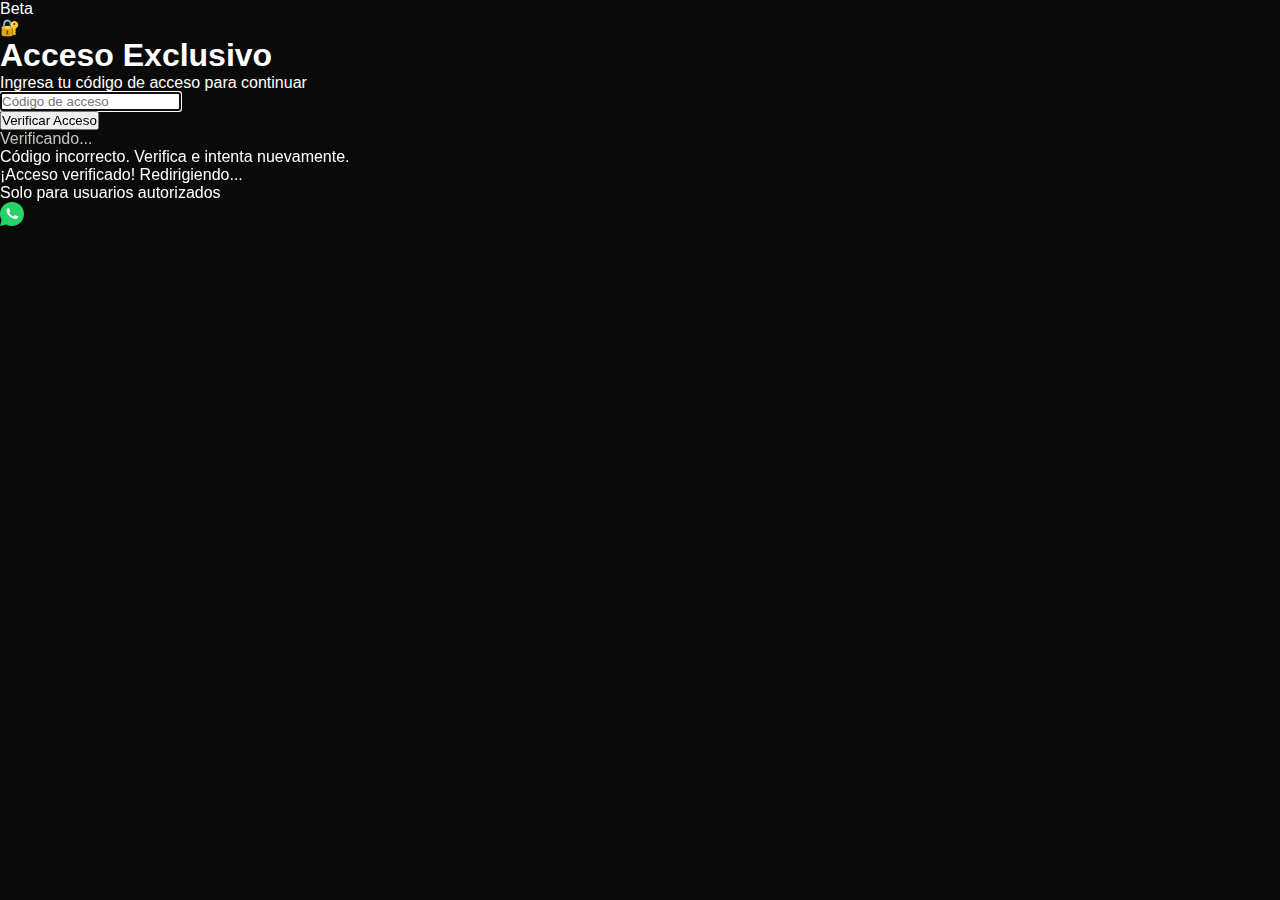
<file: old/index.html>
<!DOCTYPE html>
<html lang="es">
<head>
    <meta charset="UTF-8">
    <meta name="viewport" content="width=device-width, initial-scale=1.0">
    <title>Acceso Exclusivo</title>
    <!--CSS-->
    <link rel="stylesheet" href="/styles/index.css">
</head>
<body>
    <div class="bg-shapes">
        <div class="shape"></div>
        <div class="shape"></div>
        <div class="shape"></div>
    </div>

    <div class="glass-container">
        <div class="exclusive-badge">Beta</div>
        
        <div class="logo-container">
            <div class="logo">🔐</div>
        </div>

        <h1 class="title">Acceso Exclusivo</h1>
        <p class="subtitle">Ingresa tu código de acceso para continuar</p>

        <form class="form-container" id="accessForm">
            <div class="input-wrapper">
                <input 
                    type="password" 
                    class="password-input" 
                    id="passwordInput" 
                    placeholder="Código de acceso"
                    required
                    autocomplete="off"
                >
            </div>
            
            <button type="submit" class="submit-btn" id="submitBtn">
                Verificar Acceso
            </button>
            
            <div class="loading" id="loading">
                <div class="loading-spinner"></div>
                <span style="color: rgba(242, 240, 229, 0.8);">Verificando...</span>
            </div>
        </form>

        <div class="message error-message" id="errorMessage">
            Código incorrecto. Verifica e intenta nuevamente.
        </div>
        
        <div class="message success-message" id="successMessage">
            ¡Acceso verificado! Redirigiendo...
        </div>

        <p class="hint">Solo para usuarios autorizados</p>
    </div>

    <!-- WhatsApp quick contact button -->
    <a
        href="https://wa.me/573022512857?text=Hola%%20quiero%20más%20info"
        class="whatsapp-button"
        target="_blank"
        rel="noopener noreferrer"
        aria-label="Contactar por WhatsApp"
        title="Contáctanos por WhatsApp"
    >
        <!-- WhatsApp SVG icon -->
        <svg width="24" height="24" viewBox="0 0 24 24" fill="none" aria-hidden="true" focusable="false">
            <path d="M20.52 3.48A11.9 11.9 0 0012 0C5.373 0 .02 5.353.02 12.02c0 2.117.554 4.19 1.603 6.01L0 24l5.99-1.584A11.93 11.93 0 0012 24c6.627 0 12-5.373 12-11.98 0-3.21-1.252-6.22-3.48-8.54z" fill="#25D366"/>
            <path d="M17.34 14.08c-.29-.14-1.7-.84-1.96-.93-.26-.09-.45-.14-.64.14s-.73.93-.9 1.12c-.17.19-.34.21-.63.07-.29-.14-1.22-.45-2.32-1.44-.86-.77-1.44-1.72-1.61-2.01-.17-.29-.02-.45.13-.6.13-.13.29-.34.44-.51.15-.17.19-.29.29-.48.1-.19.05-.36-.02-.5-.07-.14-.64-1.55-.88-2.12-.23-.56-.47-.48-.64-.49-.16-.01-.34-.01-.52-.01-.18 0-.48.07-.73.36-.25.29-.95.93-.95 2.28 0 1.34.98 2.64 1.12 2.83.14.19 1.93 2.95 4.68 4.23 3.23 1.5 3.23 1.0 3.8.94.57-.06 1.84-.75 2.1-1.48.27-.73.27-1.35.19-1.48-.08-.13-.29-.19-.58-.33z" fill="#fff"/>
        </svg>
    </a>

    <script>
        // Configuration
        const validPasswords = [
            'early-access',
            'beta-user',
            'exclusive-preview',
            'founders-club',
            'test'
        ];

        const masterPassword = 'admin-override';

        // DOM elements
        const form = document.getElementById('accessForm');
        const passwordInput = document.getElementById('passwordInput');
        const submitBtn = document.getElementById('submitBtn');
        const loading = document.getElementById('loading');
        const errorMessage = document.getElementById('errorMessage');
        const successMessage = document.getElementById('successMessage');

        // Form submission
        form.addEventListener('submit', function(e) {
            e.preventDefault();
            
            const password = passwordInput.value.trim();
            
            if (!password) return;
            
            // Show loading state
            showLoading(true);
            hideMessages();
            
            // Simulate verification delay for better UX
            setTimeout(() => {
                if (isValidPassword(password)) {
                    handleSuccessfulLogin(password);
                } else {
                    handleFailedLogin(password);
                }
            }, 1200);
        });

        // Password validation
        function isValidPassword(password) {
            return validPasswords.includes(password) || password === masterPassword;
        }

        // Successful login
        function handleSuccessfulLogin(password) {
            showLoading(false);
            successMessage.style.display = 'block';
            
            // Track successful access
            console.log('Access granted with password:', password);
            
            // Redirect to main page after delay
            setTimeout(() => {
                window.location.href = 'main.html';
            }, 1500);
        }

        // Failed login
        function handleFailedLogin(password) {
            showLoading(false);
            errorMessage.style.display = 'block';
            
            // Add shake animation to input
            passwordInput.style.animation = 'shake 0.5s ease-in-out';
            setTimeout(() => {
                passwordInput.style.animation = '';
            }, 500);
            
            // Track failed attempt
            console.log('Access denied for password:', password);
            
            // Clear input
            passwordInput.value = '';
        }

        // Utility functions
        function showLoading(show) {
            loading.style.display = show ? 'block' : 'none';
            submitBtn.disabled = show;
            submitBtn.style.opacity = show ? '0.7' : '1';
        }

        function hideMessages() {
            errorMessage.style.display = 'none';
            successMessage.style.display = 'none';
        }

        // Input event listeners
        passwordInput.addEventListener('input', hideMessages);
        
        passwordInput.addEventListener('keypress', function(e) {
            if (e.key === 'Enter') {
                form.dispatchEvent(new Event('submit'));
            }
        });

        // Add shake animation to CSS
        const shakeStyle = document.createElement('style');
        shakeStyle.textContent = `
            @keyframes shake {
                0%, 100% { transform: translateX(0); }
                10%, 30%, 50%, 70%, 90% { transform: translateX(-5px); }
                20%, 40%, 60%, 80% { transform: translateX(5px); }
            }
        `;
        document.head.appendChild(shakeStyle);

        // Focus input on page load
        window.addEventListener('load', () => {
            passwordInput.focus();
        });
    </script>
</body>
</html>
</file>
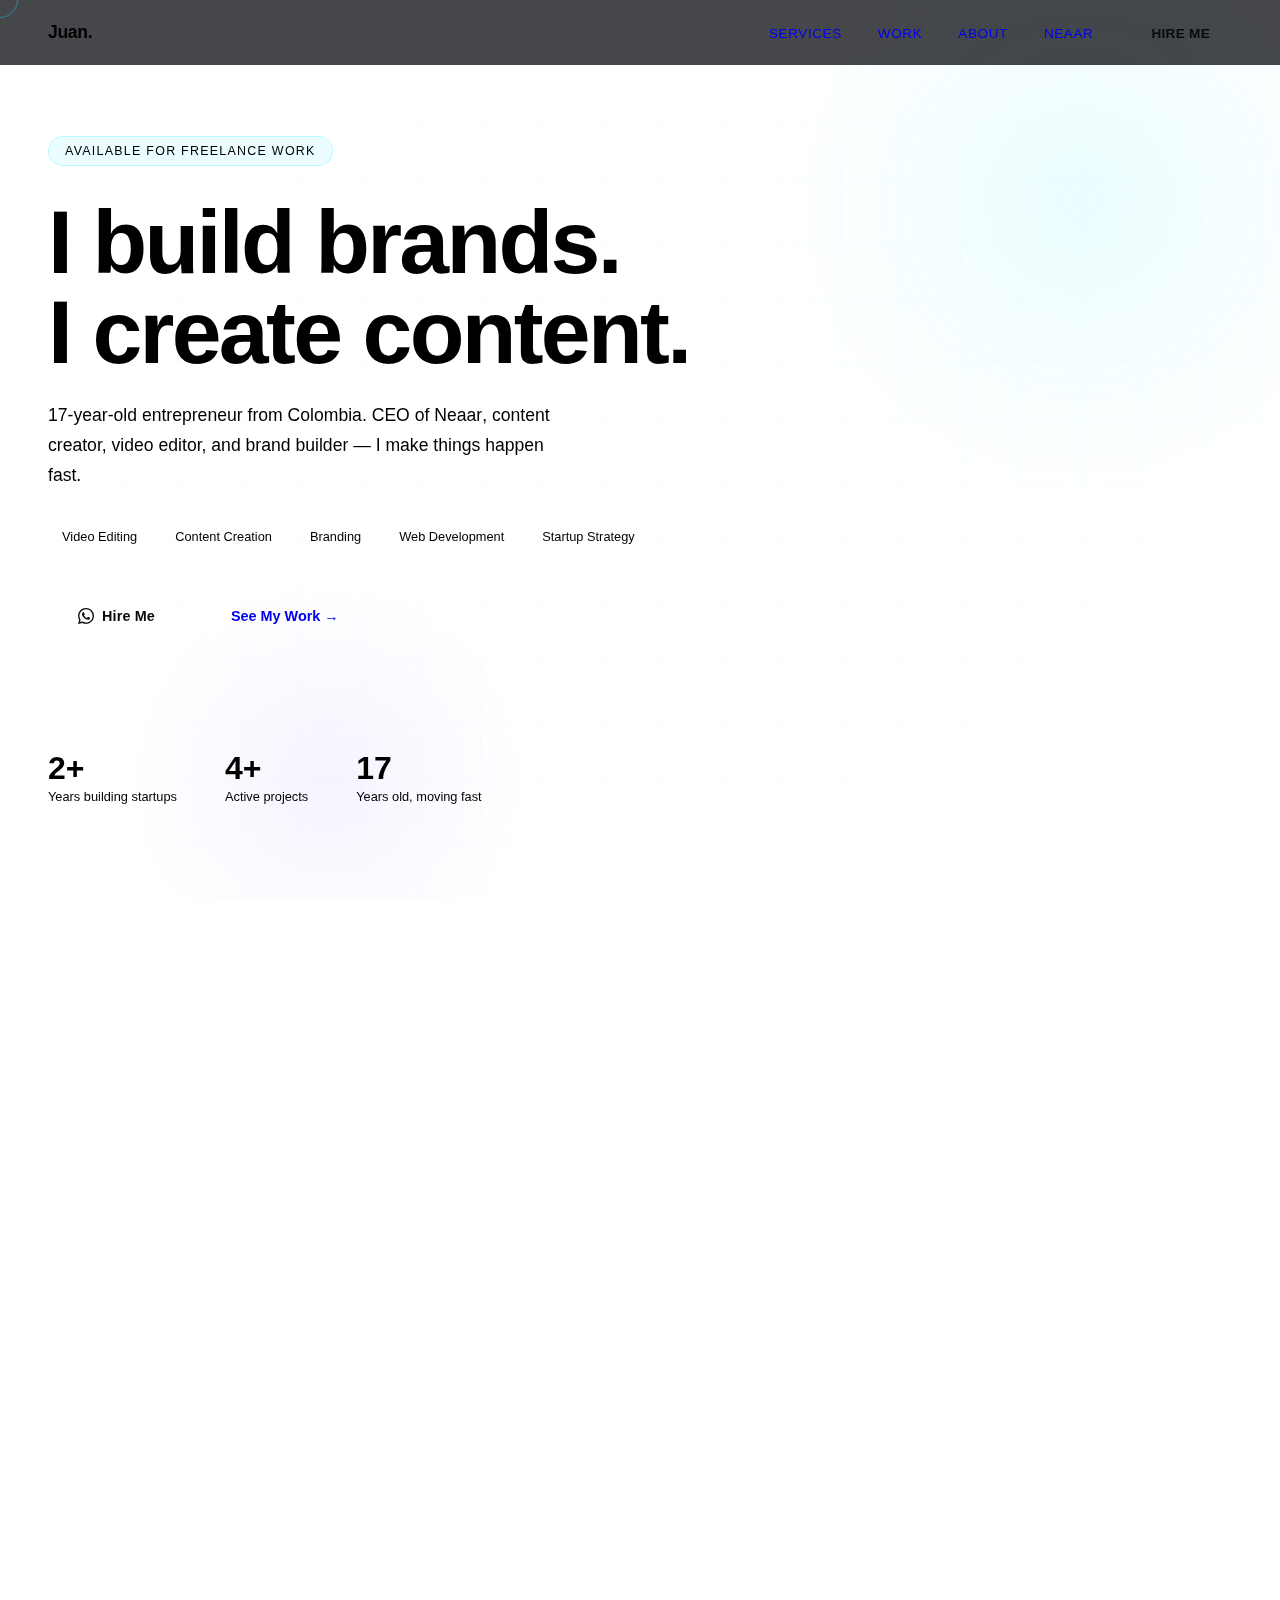
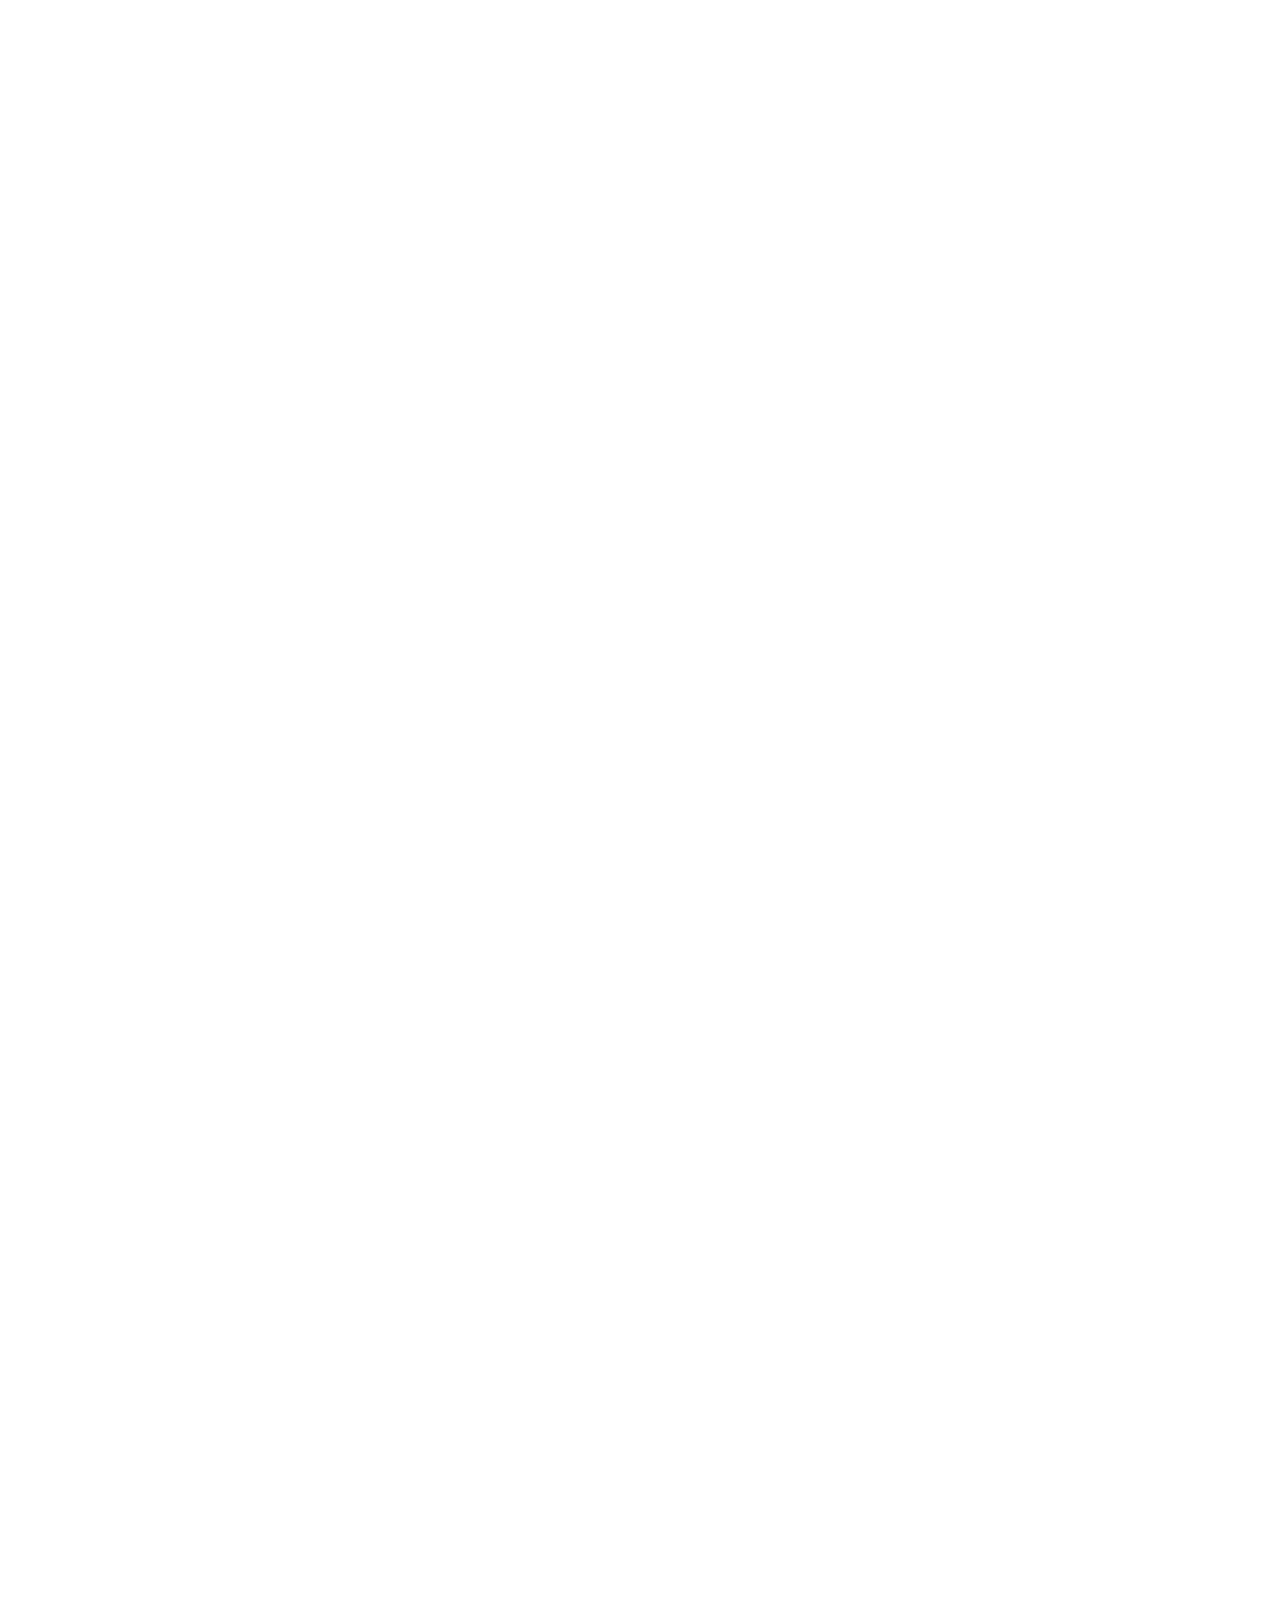
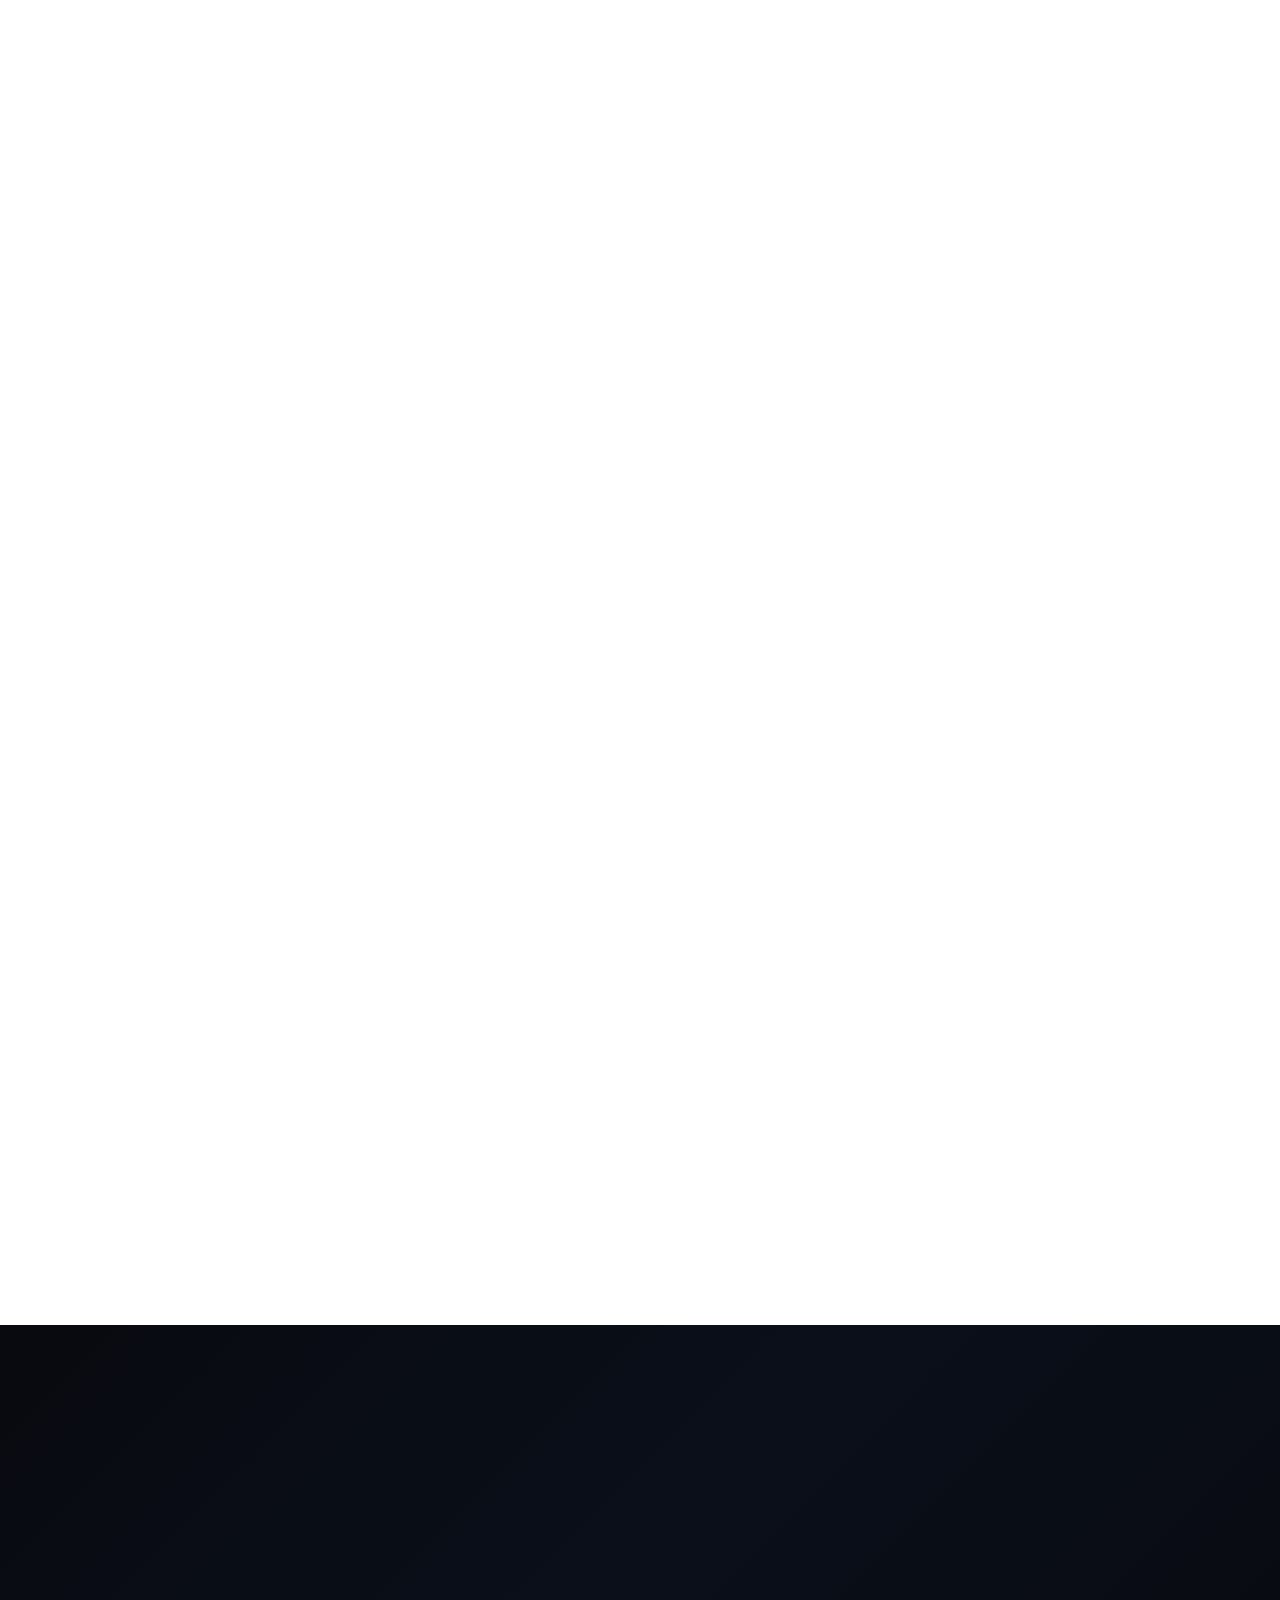
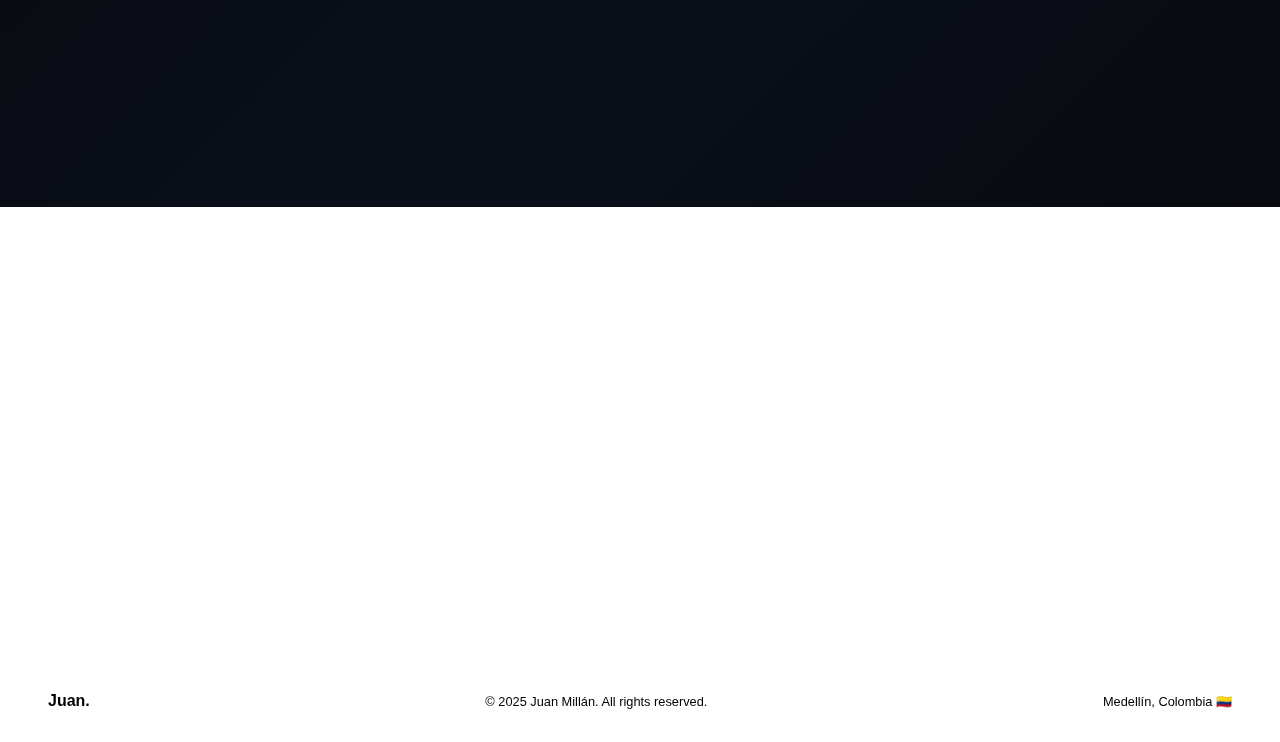
<file: hire-me.html>
<!DOCTYPE html>

<html lang="en">
<head>
<meta charset="UTF-8">
<meta name="viewport" content="width=device-width, initial-scale=1.0">
<title>Juan Millán — Creator & Builder</title>
<link href="https://fonts.googleapis.com/css2?family=Syne:wght@400;600;700;800&family=DM+Sans:ital,wght@0,300;0,400;0,500;1,300&display=swap" rel="stylesheet">
<style>
  *, *::before, *::after { box-sizing: border-box; margin: 0; padding: 0; }

:root {
–bg: #080a0f;
–surface: #0e1117;
–surface2: #151820;
–border: rgba(255,255,255,0.07);
–accent: #00e5ff;
–accent2: #7b61ff;
–text: #f0f2f7;
–muted: #6b7280;
–card-glow: rgba(0,229,255,0.06);
}

html { scroll-behavior: smooth; }

body {
font-family: ‘DM Sans’, sans-serif;
background: var(–bg);
color: var(–text);
overflow-x: hidden;
cursor: none;
}

/* CUSTOM CURSOR */
.cursor {
position: fixed;
width: 10px; height: 10px;
background: var(–accent);
border-radius: 50%;
pointer-events: none;
z-index: 9999;
transition: transform 0.1s;
mix-blend-mode: screen;
}
.cursor-ring {
position: fixed;
width: 36px; height: 36px;
border: 1.5px solid rgba(0,229,255,0.4);
border-radius: 50%;
pointer-events: none;
z-index: 9998;
transition: transform 0.18s ease, width 0.2s, height 0.2s;
}
.cursor.hover { transform: scale(2.5); }
.cursor-ring.hover { width: 52px; height: 52px; border-color: var(–accent); }

/* NOISE OVERLAY */
body::before {
content: ‘’;
position: fixed;
inset: 0;
background-image: url(“data:image/svg+xml,%3Csvg viewBox=‘0 0 256 256’ xmlns=‘http://www.w3.org/2000/svg’%3E%3Cfilter id=‘noise’%3E%3CfeTurbulence type=‘fractalNoise’ baseFrequency=‘0.9’ numOctaves=‘4’ stitchTiles=‘stitch’/%3E%3C/filter%3E%3Crect width=‘100%25’ height=‘100%25’ filter=‘url(%23noise)’ opacity=‘0.04’/%3E%3C/svg%3E”);
pointer-events: none;
z-index: 100;
opacity: 0.35;
}

/* NAV */
nav {
position: fixed;
top: 0; left: 0; right: 0;
z-index: 500;
display: flex;
justify-content: space-between;
align-items: center;
padding: 22px 48px;
background: rgba(8,10,15,0.75);
backdrop-filter: blur(18px);
border-bottom: 1px solid var(–border);
}
.nav-logo {
font-family: ‘Syne’, sans-serif;
font-weight: 800;
font-size: 1.1rem;
letter-spacing: -0.02em;
color: var(–text);
}
.nav-logo span { color: var(–accent); }
.nav-links { display: flex; gap: 36px; list-style: none; }
.nav-links a {
color: var(–muted);
text-decoration: none;
font-size: 0.85rem;
font-weight: 500;
letter-spacing: 0.04em;
text-transform: uppercase;
transition: color 0.2s;
}
.nav-links a:hover { color: var(–accent); }
.nav-cta {
background: var(–accent);
color: #080a0f !important;
padding: 9px 22px;
border-radius: 100px;
font-weight: 600 !important;
letter-spacing: 0.02em !important;
transition: box-shadow 0.2s, transform 0.2s !important;
}
.nav-cta:hover { box-shadow: 0 0 24px rgba(0,229,255,0.4); transform: translateY(-1px); color: #080a0f !important; }

/* HERO */
.hero {
min-height: 100vh;
display: flex;
align-items: center;
padding: 120px 48px 80px;
position: relative;
overflow: hidden;
}
.hero-bg-grid {
position: absolute;
inset: 0;
background-image:
linear-gradient(rgba(0,229,255,0.03) 1px, transparent 1px),
linear-gradient(90deg, rgba(0,229,255,0.03) 1px, transparent 1px);
background-size: 60px 60px;
mask-image: radial-gradient(ellipse 80% 80% at 50% 50%, black 40%, transparent 100%);
}
.hero-glow {
position: absolute;
width: 600px; height: 600px;
background: radial-gradient(circle, rgba(0,229,255,0.08) 0%, transparent 70%);
top: -100px; right: -100px;
border-radius: 50%;
animation: pulse 6s ease-in-out infinite;
}
.hero-glow2 {
position: absolute;
width: 400px; height: 400px;
background: radial-gradient(circle, rgba(123,97,255,0.07) 0%, transparent 70%);
bottom: -80px; left: 10%;
border-radius: 50%;
animation: pulse 8s ease-in-out infinite reverse;
}
@keyframes pulse {
0%, 100% { transform: scale(1); opacity: 1; }
50% { transform: scale(1.1); opacity: 0.7; }
}
.hero-content { position: relative; z-index: 2; max-width: 800px; }
.hero-badge {
display: inline-flex;
align-items: center;
gap: 8px;
background: rgba(0,229,255,0.08);
border: 1px solid rgba(0,229,255,0.2);
color: var(–accent);
font-size: 0.78rem;
font-weight: 500;
letter-spacing: 0.1em;
text-transform: uppercase;
padding: 7px 16px;
border-radius: 100px;
margin-bottom: 32px;
animation: fadeUp 0.8s ease both;
}
.hero-badge::before { content: ‘●’; font-size: 0.5rem; animation: blink 1.5s infinite; }
@keyframes blink { 0%,100%{opacity:1} 50%{opacity:0.2} }

h1 {
font-family: ‘Syne’, sans-serif;
font-weight: 800;
font-size: clamp(3rem, 7vw, 6rem);
line-height: 1.0;
letter-spacing: -0.03em;
animation: fadeUp 0.8s 0.1s ease both;
}
h1 .line2 { color: var(–accent); display: block; }

.hero-sub {
margin-top: 24px;
font-size: 1.1rem;
color: var(–muted);
font-weight: 300;
max-width: 520px;
line-height: 1.7;
animation: fadeUp 0.8s 0.2s ease both;
}
.hero-tags {
display: flex;
flex-wrap: wrap;
gap: 10px;
margin-top: 32px;
animation: fadeUp 0.8s 0.3s ease both;
}
.tag {
background: var(–surface2);
border: 1px solid var(–border);
color: var(–muted);
font-size: 0.8rem;
padding: 6px 14px;
border-radius: 100px;
font-weight: 500;
}
.hero-actions {
display: flex;
gap: 16px;
margin-top: 44px;
animation: fadeUp 0.8s 0.4s ease both;
}
.btn-primary {
display: inline-flex;
align-items: center;
gap: 8px;
background: var(–accent);
color: #080a0f;
font-family: ‘Syne’, sans-serif;
font-weight: 700;
font-size: 0.9rem;
padding: 14px 30px;
border-radius: 100px;
text-decoration: none;
transition: box-shadow 0.2s, transform 0.2s;
letter-spacing: 0.01em;
}
.btn-primary:hover { box-shadow: 0 0 32px rgba(0,229,255,0.5); transform: translateY(-2px); }
.btn-secondary {
display: inline-flex;
align-items: center;
gap: 8px;
background: transparent;
color: var(–text);
font-family: ‘Syne’, sans-serif;
font-weight: 600;
font-size: 0.9rem;
padding: 14px 30px;
border-radius: 100px;
text-decoration: none;
border: 1px solid var(–border);
transition: border-color 0.2s, background 0.2s;
}
.btn-secondary:hover { border-color: rgba(255,255,255,0.2); background: var(–surface); }

@keyframes fadeUp {
from { opacity: 0; transform: translateY(28px); }
to { opacity: 1; transform: translateY(0); }
}

/* STATS */
.stats {
display: flex;
gap: 48px;
margin-top: 64px;
padding-top: 48px;
border-top: 1px solid var(–border);
animation: fadeUp 0.8s 0.5s ease both;
}
.stat-num {
font-family: ‘Syne’, sans-serif;
font-size: 2rem;
font-weight: 800;
color: var(–text);
}
.stat-num span { color: var(–accent); }
.stat-label { font-size: 0.8rem; color: var(–muted); margin-top: 2px; }

/* SECTIONS */
section { padding: 100px 48px; }
.section-label {
font-size: 0.75rem;
font-weight: 600;
letter-spacing: 0.15em;
text-transform: uppercase;
color: var(–accent);
margin-bottom: 16px;
}
.section-title {
font-family: ‘Syne’, sans-serif;
font-size: clamp(2rem, 4vw, 3rem);
font-weight: 800;
letter-spacing: -0.03em;
margin-bottom: 48px;
}

/* SERVICES */
#services { background: var(–surface); }
.services-grid {
display: grid;
grid-template-columns: repeat(auto-fit, minmax(260px, 1fr));
gap: 20px;
}
.service-card {
background: var(–bg);
border: 1px solid var(–border);
border-radius: 16px;
padding: 32px;
transition: border-color 0.3s, transform 0.3s, box-shadow 0.3s;
position: relative;
overflow: hidden;
}
.service-card::before {
content: ‘’;
position: absolute;
inset: 0;
background: var(–card-glow);
opacity: 0;
transition: opacity 0.3s;
}
.service-card:hover { border-color: rgba(0,229,255,0.3); transform: translateY(-4px); box-shadow: 0 20px 60px rgba(0,0,0,0.4); }
.service-card:hover::before { opacity: 1; }
.service-icon {
font-size: 1.8rem;
margin-bottom: 20px;
display: block;
}
.service-name {
font-family: ‘Syne’, sans-serif;
font-weight: 700;
font-size: 1.1rem;
margin-bottom: 10px;
}
.service-desc { font-size: 0.88rem; color: var(–muted); line-height: 1.6; }

/* WORK / VIDEOS */
#work { background: var(–bg); }
.work-grid {
display: grid;
grid-template-columns: repeat(auto-fit, minmax(300px, 1fr));
gap: 20px;
}
.video-card {
background: var(–surface);
border: 1px solid var(–border);
border-radius: 16px;
overflow: hidden;
transition: transform 0.3s, box-shadow 0.3s, border-color 0.3s;
}
.video-card:hover { transform: translateY(-4px); box-shadow: 0 24px 64px rgba(0,0,0,0.5); border-color: rgba(0,229,255,0.2); }
.video-embed {
position: relative;
padding-bottom: 177.78%; /* 9:16 for reels */
height: 0;
overflow: hidden;
}
.video-embed.youtube { padding-bottom: 56.25%; }
.video-embed iframe {
position: absolute;
top: 0; left: 0;
width: 100%; height: 100%;
border: none;
}
.video-meta {
padding: 18px 20px;
}
.video-label {
font-size: 0.7rem;
letter-spacing: 0.1em;
text-transform: uppercase;
color: var(–accent);
font-weight: 600;
margin-bottom: 4px;
}
.video-title {
font-family: ‘Syne’, sans-serif;
font-weight: 700;
font-size: 0.95rem;
}

/* ABOUT */
#about { background: var(–surface); }
.about-grid {
display: grid;
grid-template-columns: 1fr 1fr;
gap: 64px;
align-items: center;
}
.about-text p {
color: var(–muted);
line-height: 1.8;
font-size: 1rem;
margin-bottom: 16px;
font-weight: 300;
}
.about-text p strong { color: var(–text); font-weight: 500; }
.skills-list {
display: flex;
flex-wrap: wrap;
gap: 10px;
margin-top: 28px;
}
.skill-pill {
background: var(–bg);
border: 1px solid var(–border);
color: var(–text);
font-size: 0.8rem;
padding: 6px 16px;
border-radius: 100px;
font-weight: 500;
}
.about-highlights { display: flex; flex-direction: column; gap: 16px; }
.highlight-card {
background: var(–bg);
border: 1px solid var(–border);
border-radius: 14px;
padding: 24px 28px;
transition: border-color 0.3s;
}
.highlight-card:hover { border-color: rgba(0,229,255,0.25); }
.highlight-title {
font-family: ‘Syne’, sans-serif;
font-weight: 700;
font-size: 1rem;
margin-bottom: 6px;
}
.highlight-sub { font-size: 0.85rem; color: var(–muted); line-height: 1.5; }
.highlight-date {
font-size: 0.75rem;
color: var(–accent);
font-weight: 600;
margin-top: 8px;
}

/* NEAAR SECTION */
#neaar {
background: linear-gradient(135deg, #080a0f 0%, #0a0f1a 50%, #080a0f 100%);
border-top: 1px solid var(–border);
border-bottom: 1px solid var(–border);
text-align: center;
padding: 100px 48px;
}
.neaar-inner {
max-width: 640px;
margin: 0 auto;
}
.neaar-badge {
display: inline-flex;
align-items: center;
gap: 8px;
background: rgba(123,97,255,0.1);
border: 1px solid rgba(123,97,255,0.25);
color: #a78bfa;
font-size: 0.78rem;
font-weight: 600;
letter-spacing: 0.1em;
text-transform: uppercase;
padding: 7px 16px;
border-radius: 100px;
margin-bottom: 28px;
}
.neaar-title {
font-family: ‘Syne’, sans-serif;
font-size: clamp(2rem, 5vw, 3.5rem);
font-weight: 800;
letter-spacing: -0.03em;
margin-bottom: 20px;
}
.neaar-desc { color: var(–muted); line-height: 1.7; font-weight: 300; margin-bottom: 36px; }
.btn-neaar {
display: inline-flex;
align-items: center;
gap: 10px;
background: linear-gradient(135deg, #7b61ff, #a78bfa);
color: white;
font-family: ‘Syne’, sans-serif;
font-weight: 700;
font-size: 0.95rem;
padding: 16px 36px;
border-radius: 100px;
text-decoration: none;
transition: box-shadow 0.3s, transform 0.2s;
}
.btn-neaar:hover { box-shadow: 0 0 40px rgba(123,97,255,0.4); transform: translateY(-2px); }

/* CONTACT */
#contact { background: var(–bg); text-align: center; }
.contact-inner { max-width: 560px; margin: 0 auto; }
.contact-inner .section-title { margin-bottom: 16px; }
.contact-sub { color: var(–muted); margin-bottom: 48px; font-weight: 300; line-height: 1.7; }
.contact-actions { display: flex; justify-content: center; gap: 16px; flex-wrap: wrap; }
.btn-whatsapp {
display: inline-flex;
align-items: center;
gap: 10px;
background: #25D366;
color: white;
font-family: ‘Syne’, sans-serif;
font-weight: 700;
font-size: 0.95rem;
padding: 16px 36px;
border-radius: 100px;
text-decoration: none;
transition: box-shadow 0.3s, transform 0.2s;
}
.btn-whatsapp:hover { box-shadow: 0 0 32px rgba(37,211,102,0.4); transform: translateY(-2px); }
.btn-email {
display: inline-flex;
align-items: center;
gap: 10px;
background: transparent;
color: var(–text);
font-family: ‘Syne’, sans-serif;
font-weight: 600;
font-size: 0.95rem;
padding: 16px 36px;
border-radius: 100px;
text-decoration: none;
border: 1px solid var(–border);
transition: border-color 0.2s, background 0.2s;
}
.btn-email:hover { border-color: rgba(255,255,255,0.2); background: var(–surface); }

/* FOOTER */
footer {
background: var(–surface);
border-top: 1px solid var(–border);
padding: 32px 48px;
display: flex;
justify-content: space-between;
align-items: center;
}
.footer-logo {
font-family: ‘Syne’, sans-serif;
font-weight: 800;
font-size: 1rem;
}
.footer-logo span { color: var(–accent); }
footer p { font-size: 0.8rem; color: var(–muted); }

/* SCROLL REVEAL */
.reveal {
opacity: 0;
transform: translateY(32px);
transition: opacity 0.7s ease, transform 0.7s ease;
}
.reveal.visible { opacity: 1; transform: none; }

/* RESPONSIVE */
@media (max-width: 768px) {
nav { padding: 18px 24px; }
.nav-links { display: none; }
.hero { padding: 100px 24px 60px; }
section { padding: 70px 24px; }
.about-grid { grid-template-columns: 1fr; gap: 40px; }
.stats { gap: 28px; flex-wrap: wrap; }
footer { flex-direction: column; gap: 12px; text-align: center; }
#neaar, #contact { padding: 70px 24px; }
}
</style>

</head>
<body>

<div class="cursor" id="cursor"></div>
<div class="cursor-ring" id="cursorRing"></div>

<!-- NAV -->

<nav>
  <div class="nav-logo">Juan<span>.</span></div>
  <ul class="nav-links">
    <li><a href="#services">Services</a></li>
    <li><a href="#work">Work</a></li>
    <li><a href="#about">About</a></li>
    <li><a href="#neaar">Neaar</a></li>
    <li><a href="https://wa.me/573202894682" target="_blank" class="nav-cta">Hire Me</a></li>
  </ul>
</nav>

<!-- HERO -->

<section class="hero" id="home">
  <div class="hero-bg-grid"></div>
  <div class="hero-glow"></div>
  <div class="hero-glow2"></div>
  <div class="hero-content">
    <div class="hero-badge">Available for freelance work</div>
    <h1>
      I build brands.<br>
      <span class="line2">I create content.</span>
    </h1>
    <p class="hero-sub">17-year-old entrepreneur from Colombia. CEO of <strong style="color:var(--text)">Neaar</strong>, content creator, video editor, and brand builder — I make things happen fast.</p>
    <div class="hero-tags">
      <span class="tag">Video Editing</span>
      <span class="tag">Content Creation</span>
      <span class="tag">Branding</span>
      <span class="tag">Web Development</span>
      <span class="tag">Startup Strategy</span>
    </div>
    <div class="hero-actions">
      <a href="https://wa.me/573202894682" target="_blank" class="btn-primary">
        <svg width="16" height="16" viewBox="0 0 24 24" fill="currentColor"><path d="M17.472 14.382c-.297-.149-1.758-.867-2.03-.967-.273-.099-.471-.148-.67.15-.197.297-.767.966-.94 1.164-.173.199-.347.223-.644.075-.297-.15-1.255-.463-2.39-1.475-.883-.788-1.48-1.761-1.653-2.059-.173-.297-.018-.458.13-.606.134-.133.298-.347.446-.52.149-.174.198-.298.298-.497.099-.198.05-.371-.025-.52-.075-.149-.669-1.612-.916-2.207-.242-.579-.487-.5-.669-.51-.173-.008-.371-.01-.57-.01-.198 0-.52.074-.792.372-.272.297-1.04 1.016-1.04 2.479 0 1.462 1.065 2.875 1.213 3.074.149.198 2.096 3.2 5.077 4.487.709.306 1.262.489 1.694.625.712.227 1.36.195 1.871.118.571-.085 1.758-.719 2.006-1.413.248-.694.248-1.289.173-1.413-.074-.124-.272-.198-.57-.347m-5.421 7.403h-.004a9.87 9.87 0 01-5.031-1.378l-.361-.214-3.741.982.998-3.648-.235-.374a9.86 9.86 0 01-1.51-5.26c.001-5.45 4.436-9.884 9.888-9.884 2.64 0 5.122 1.03 6.988 2.898a9.825 9.825 0 012.893 6.994c-.003 5.45-4.437 9.884-9.885 9.884m8.413-18.297A11.815 11.815 0 0012.05 0C5.495 0 .16 5.335.157 11.892c0 2.096.547 4.142 1.588 5.945L.057 24l6.305-1.654a11.882 11.882 0 005.683 1.448h.005c6.554 0 11.89-5.335 11.893-11.893a11.821 11.821 0 00-3.48-8.413z"/></svg>
        Hire Me
      </a>
      <a href="#work" class="btn-secondary">See My Work →</a>
    </div>
    <div class="stats">
      <div>
        <div class="stat-num">2<span>+</span></div>
        <div class="stat-label">Years building startups</div>
      </div>
      <div>
        <div class="stat-num">4<span>+</span></div>
        <div class="stat-label">Active projects</div>
      </div>
      <div>
        <div class="stat-num">17</div>
        <div class="stat-label">Years old, moving fast</div>
      </div>
    </div>
  </div>
</section>

<!-- SERVICES -->

<section id="services">
  <div class="reveal">
    <div class="section-label">What I Do</div>
    <div class="section-title">Services</div>
  </div>
  <div class="services-grid reveal">
    <div class="service-card">
      <span class="service-icon">🎬</span>
      <div class="service-name">Video Editing</div>
      <p class="service-desc">Short-form content, Reels, TikToks, YouTube. Vertical & horizontal. Storytelling-first editing that actually gets views.</p>
    </div>
    <div class="service-card">
      <span class="service-icon">📱</span>
      <div class="service-name">Content Creation</div>
      <p class="service-desc">Full production — scripting, filming, lighting, framing, and audio. I know what works on social because I do it myself.</p>
    </div>
    <div class="service-card">
      <span class="service-icon">🎨</span>
      <div class="service-name">Branding & Design</div>
      <p class="service-desc">Brand identity, graphic design, visual systems. Tools: Photoshop, Illustrator, Figma. Built brands from scratch.</p>
    </div>
    <div class="service-card">
      <span class="service-icon">💻</span>
      <div class="service-name">Web Development</div>
      <p class="service-desc">Clean, functional websites using HTML, CSS & GitHub. Fast delivery, startup-ready builds that represent your brand well.</p>
    </div>
    <div class="service-card">
      <span class="service-icon">🚀</span>
      <div class="service-name">Startup & Brand Strategy</div>
      <p class="service-desc">From idea to launch. Product prototyping, client acquisition, team management. I've built a company at 16 — I know the process.</p>
    </div>
    <div class="service-card">
      <span class="service-icon">📡</span>
      <div class="service-name">NFC Technology</div>
      <p class="service-desc">NFC card programming and integration. Smart digital business cards and connected product experiences.</p>
    </div>
  </div>
</section>

<!-- WORK -->

<section id="work">
  <div class="reveal">
    <div class="section-label">Portfolio</div>
    <div class="section-title">My Work</div>
  </div>
  <div class="work-grid reveal">

```
<div class="video-card">
  <div class="video-embed">
    <iframe src="https://www.instagram.com/reel/DTrNTSmDNg0/embed" allowfullscreen scrolling="no" allow="autoplay; clipboard-write; encrypted-media; picture-in-picture; web-share"></iframe>
  </div>
  <div class="video-meta">
    <div class="video-label">Instagram Reel</div>
    <div class="video-title">Content Creation</div>
  </div>
</div>

<div class="video-card">
  <div class="video-embed">
    <iframe src="https://www.instagram.com/reel/DXF1ftGh7zj/embed" allowfullscreen scrolling="no" allow="autoplay; clipboard-write; encrypted-media; picture-in-picture; web-share"></iframe>
  </div>
  <div class="video-meta">
    <div class="video-label">Instagram Reel</div>
    <div class="video-title">Short-Form Video</div>
  </div>
</div>

<div class="video-card">
  <div class="video-embed">
    <iframe src="https://www.instagram.com/reel/DMBDVt2JF1T/embed" allowfullscreen scrolling="no" allow="autoplay; clipboard-write; encrypted-media; picture-in-picture; web-share"></iframe>
  </div>
  <div class="video-meta">
    <div class="video-label">Instagram Reel</div>
    <div class="video-title">Video Editing</div>
  </div>
</div>

<div class="video-card">
  <div class="video-embed youtube">
    <iframe src="https://www.youtube.com/embed/5qdjpYuNqmg" allowfullscreen allow="autoplay; clipboard-write; encrypted-media; picture-in-picture"></iframe>
  </div>
  <div class="video-meta">
    <div class="video-label">YouTube</div>
    <div class="video-title">Production & Storytelling</div>
  </div>
</div>
```

  </div>
</section>

<!-- ABOUT -->

<section id="about">
  <div class="reveal">
    <div class="section-label">Who I Am</div>
    <div class="section-title">About Me</div>
  </div>
  <div class="about-grid reveal">
    <div class="about-text">
      <p>I'm <strong>Juan Millán</strong>, a 17-year-old Colombian entrepreneur who started building at 16. I'm the CEO and Founder of <strong>Neaar</strong> — a startup working with NFC technology, branding, and web creation.</p>
      <p>I've been creating content since 2018, speaking in front of hundreds of people, editing video across every format, and learning every tool I could get my hands on. I move fast, I learn faster.</p>
      <p>Currently aiming to study <strong>Gestión del Emprendimiento e Innovación</strong> at UPB. I'm fluent in Spanish (native) and English (B2).</p>
      <div class="skills-list">
        <span class="skill-pill">DaVinci Resolve</span>
        <span class="skill-pill">Photoshop</span>
        <span class="skill-pill">Figma</span>
        <span class="skill-pill">Illustrator</span>
        <span class="skill-pill">Notion</span>
        <span class="skill-pill">HTML & CSS</span>
        <span class="skill-pill">Leadership</span>
        <span class="skill-pill">Public Speaking</span>
        <span class="skill-pill">Fast Learning</span>
      </div>
    </div>
    <div class="about-highlights">
      <div class="highlight-card">
        <div class="highlight-title">🏢 neaar — CEO & Founder</div>
        <div class="highlight-sub">NFC tech, branding, web creation. Built from scratch — team of 4–5 people, real clients, real results.</div>
        <div class="highlight-date">Oct 2023 — Present</div>
      </div>
      <div class="highlight-card">
        <div class="highlight-title">🎬 Juanoom — Content Creator</div>
        <div class="highlight-sub">Short-form content across Instagram, TikTok and YouTube. Storytelling, editing, metrics — all of it.</div>
        <div class="highlight-date">Jan 2024 — Present</div>
      </div>
      <div class="highlight-card">
        <div class="highlight-title">🏊 The Unofficial Ironman — Founder</div>
        <div class="highlight-sub">A triathlon event built for my local community. Designed merch, led marketing, managed the whole project.</div>
        <div class="highlight-date">Mar — Apr 2025</div>
      </div>
      <div class="highlight-card">
        <div class="highlight-title">📺 Predicando su Palabra — Creator</div>
        <div class="highlight-sub">Spoke in front of hundreds, produced audiovisual content, mastered iMovie → Filmora → Adobe.</div>
        <div class="highlight-date">Jul 2018 — Apr 2022</div>
      </div>
    </div>
  </div>
</section>

<!-- NEAAR CTA -->

<section id="neaar">
  <div class="neaar-inner reveal">
    <div class="neaar-badge">My Main Startup</div>
    <div class="neaar-title">Check out Neaar</div>
    <p class="neaar-desc">Neaar is my company — we build NFC-powered digital business cards and brand experiences for businesses and creators. Built from scratch, growing fast.</p>
    <a href="https://neaar.co" target="_blank" class="btn-neaar">
      Visit neaar.co →
    </a>
  </div>
</section>

<!-- CONTACT -->

<section id="contact">
  <div class="contact-inner reveal">
    <div class="section-label">Let's Work Together</div>
    <div class="section-title">Hire Me</div>
    <p class="contact-sub">Looking for a video editor, content creator, brand designer, or a driven young professional who gets things done? Let's talk.</p>
    <div class="contact-actions">
      <a href="https://wa.me/573202894682" target="_blank" class="btn-whatsapp">
        <svg width="18" height="18" viewBox="0 0 24 24" fill="currentColor"><path d="M17.472 14.382c-.297-.149-1.758-.867-2.03-.967-.273-.099-.471-.148-.67.15-.197.297-.767.966-.94 1.164-.173.199-.347.223-.644.075-.297-.15-1.255-.463-2.39-1.475-.883-.788-1.48-1.761-1.653-2.059-.173-.297-.018-.458.13-.606.134-.133.298-.347.446-.52.149-.174.198-.298.298-.497.099-.198.05-.371-.025-.52-.075-.149-.669-1.612-.916-2.207-.242-.579-.487-.5-.669-.51-.173-.008-.371-.01-.57-.01-.198 0-.52.074-.792.372-.272.297-1.04 1.016-1.04 2.479 0 1.462 1.065 2.875 1.213 3.074.149.198 2.096 3.2 5.077 4.487.709.306 1.262.489 1.694.625.712.227 1.36.195 1.871.118.571-.085 1.758-.719 2.006-1.413.248-.694.248-1.289.173-1.413-.074-.124-.272-.198-.57-.347m-5.421 7.403h-.004a9.87 9.87 0 01-5.031-1.378l-.361-.214-3.741.982.998-3.648-.235-.374a9.86 9.86 0 01-1.51-5.26c.001-5.45 4.436-9.884 9.888-9.884 2.64 0 5.122 1.03 6.988 2.898a9.825 9.825 0 012.893 6.994c-.003 5.45-4.437 9.884-9.885 9.884m8.413-18.297A11.815 11.815 0 0012.05 0C5.495 0 .16 5.335.157 11.892c0 2.096.547 4.142 1.588 5.945L.057 24l6.305-1.654a11.882 11.882 0 005.683 1.448h.005c6.554 0 11.89-5.335 11.893-11.893a11.821 11.821 0 00-3.48-8.413z"/></svg>
        WhatsApp Me
      </a>
      <a href="mailto:CEO@neaar.co" class="btn-email">
        CEO@neaar.co
      </a>
    </div>
  </div>
</section>

<!-- FOOTER -->

<footer>
  <div class="footer-logo">Juan<span>.</span></div>
  <p>© 2025 Juan Millán. All rights reserved.</p>
  <p style="font-size:0.8rem;color:var(--muted)">Medellín, Colombia 🇨🇴</p>
</footer>

<script>
  // Cursor
  const cursor = document.getElementById('cursor');
  const ring = document.getElementById('cursorRing');
  let mx = 0, my = 0, rx = 0, ry = 0;
  document.addEventListener('mousemove', e => { mx = e.clientX; my = e.clientY; });
  function animCursor() {
    cursor.style.left = mx - 5 + 'px';
    cursor.style.top = my - 5 + 'px';
    rx += (mx - rx) * 0.12;
    ry += (my - ry) * 0.12;
    ring.style.left = rx - 18 + 'px';
    ring.style.top = ry - 18 + 'px';
    requestAnimationFrame(animCursor);
  }
  animCursor();
  document.querySelectorAll('a, button, .service-card, .video-card').forEach(el => {
    el.addEventListener('mouseenter', () => { cursor.classList.add('hover'); ring.classList.add('hover'); });
    el.addEventListener('mouseleave', () => { cursor.classList.remove('hover'); ring.classList.remove('hover'); });
  });

  // Scroll reveal
  const reveals = document.querySelectorAll('.reveal');
  const obs = new IntersectionObserver(entries => {
    entries.forEach(e => { if (e.isIntersecting) { e.target.classList.add('visible'); } });
  }, { threshold: 0.1 });
  reveals.forEach(r => obs.observe(r));
</script>

</body>
</html>
</file>
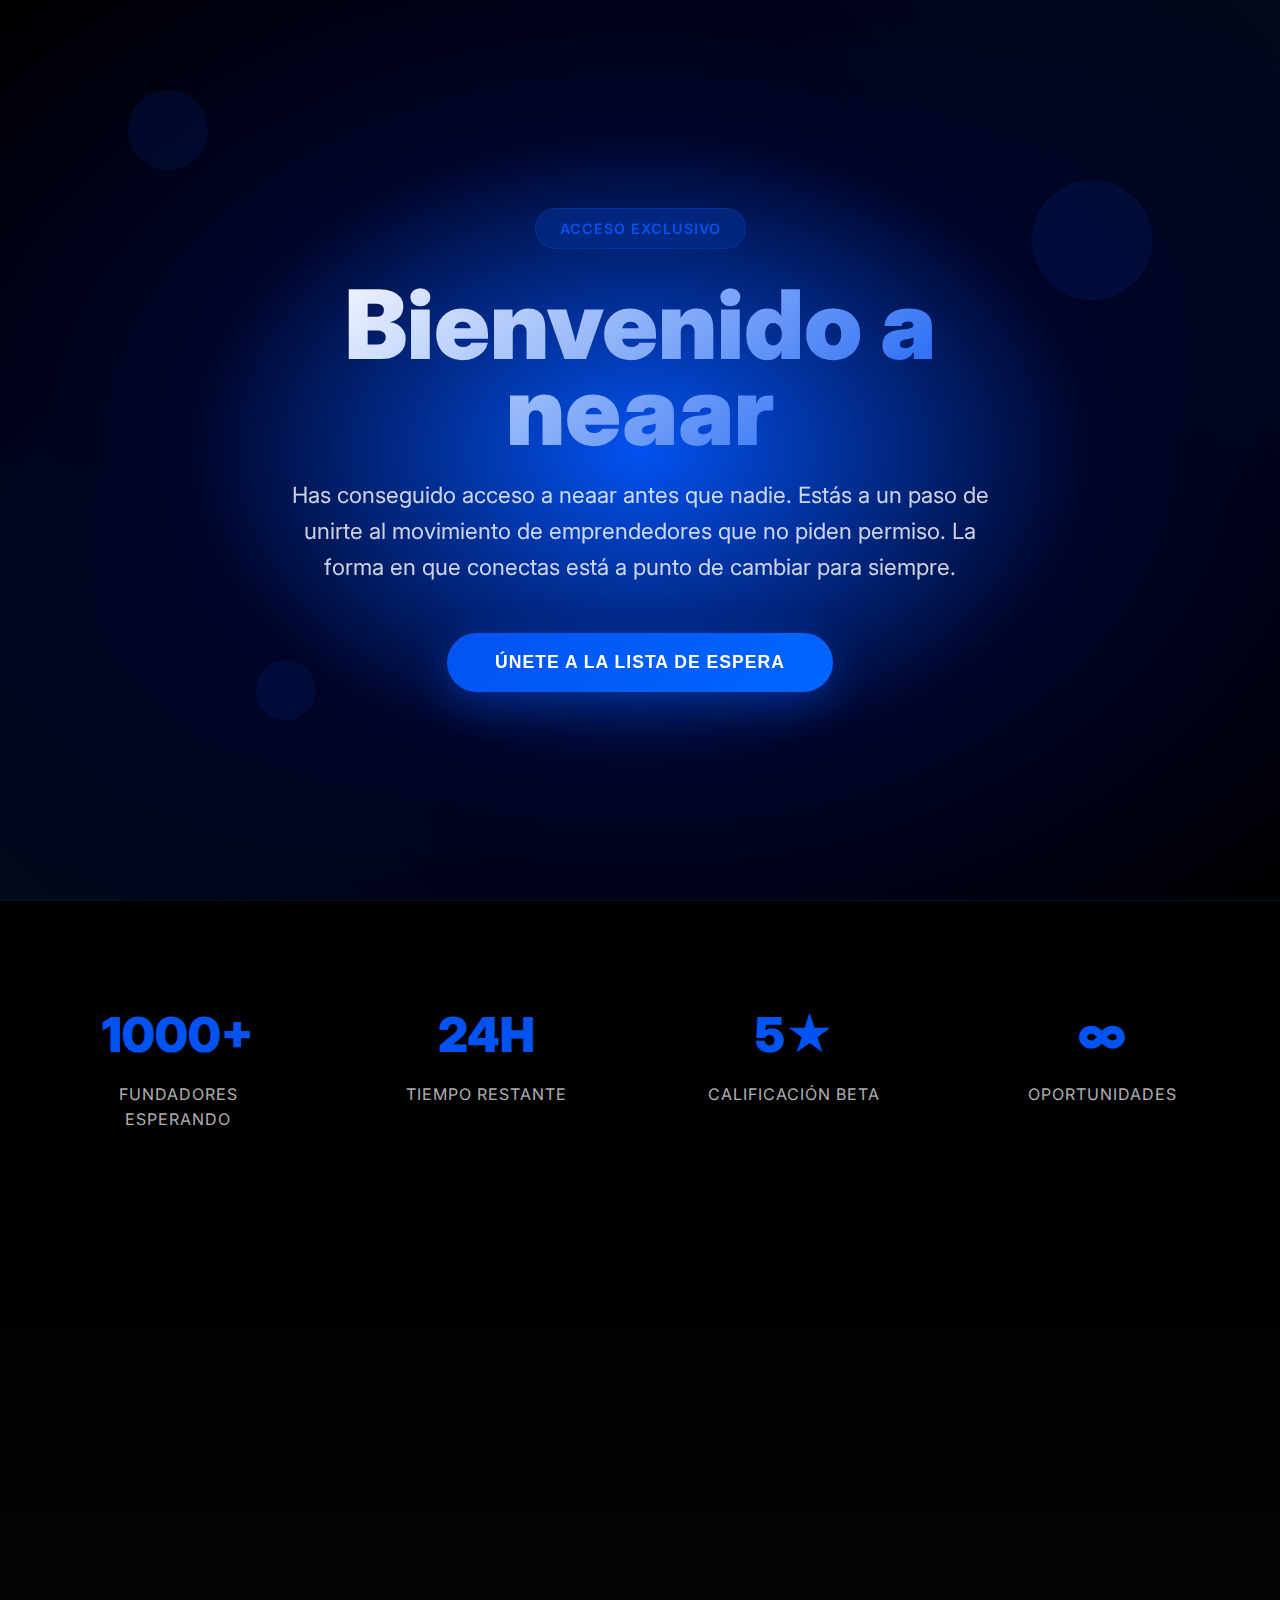
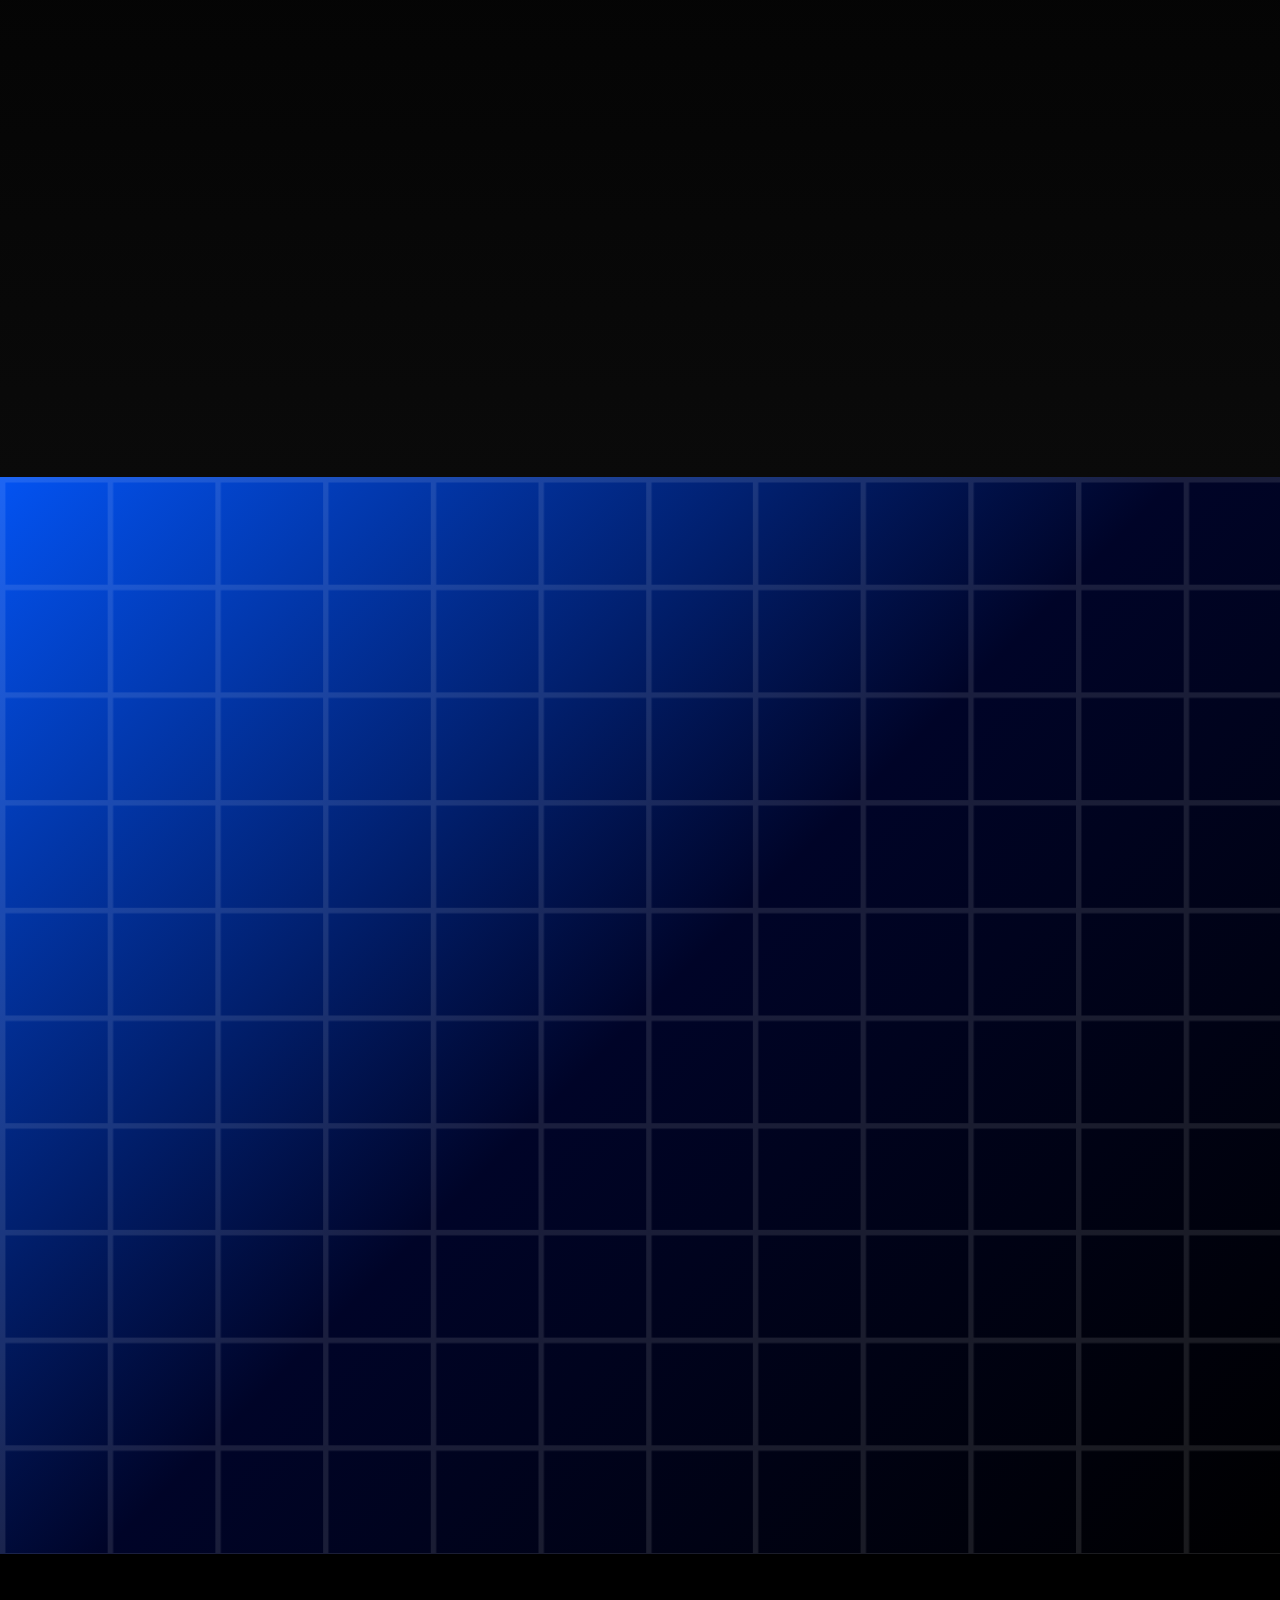
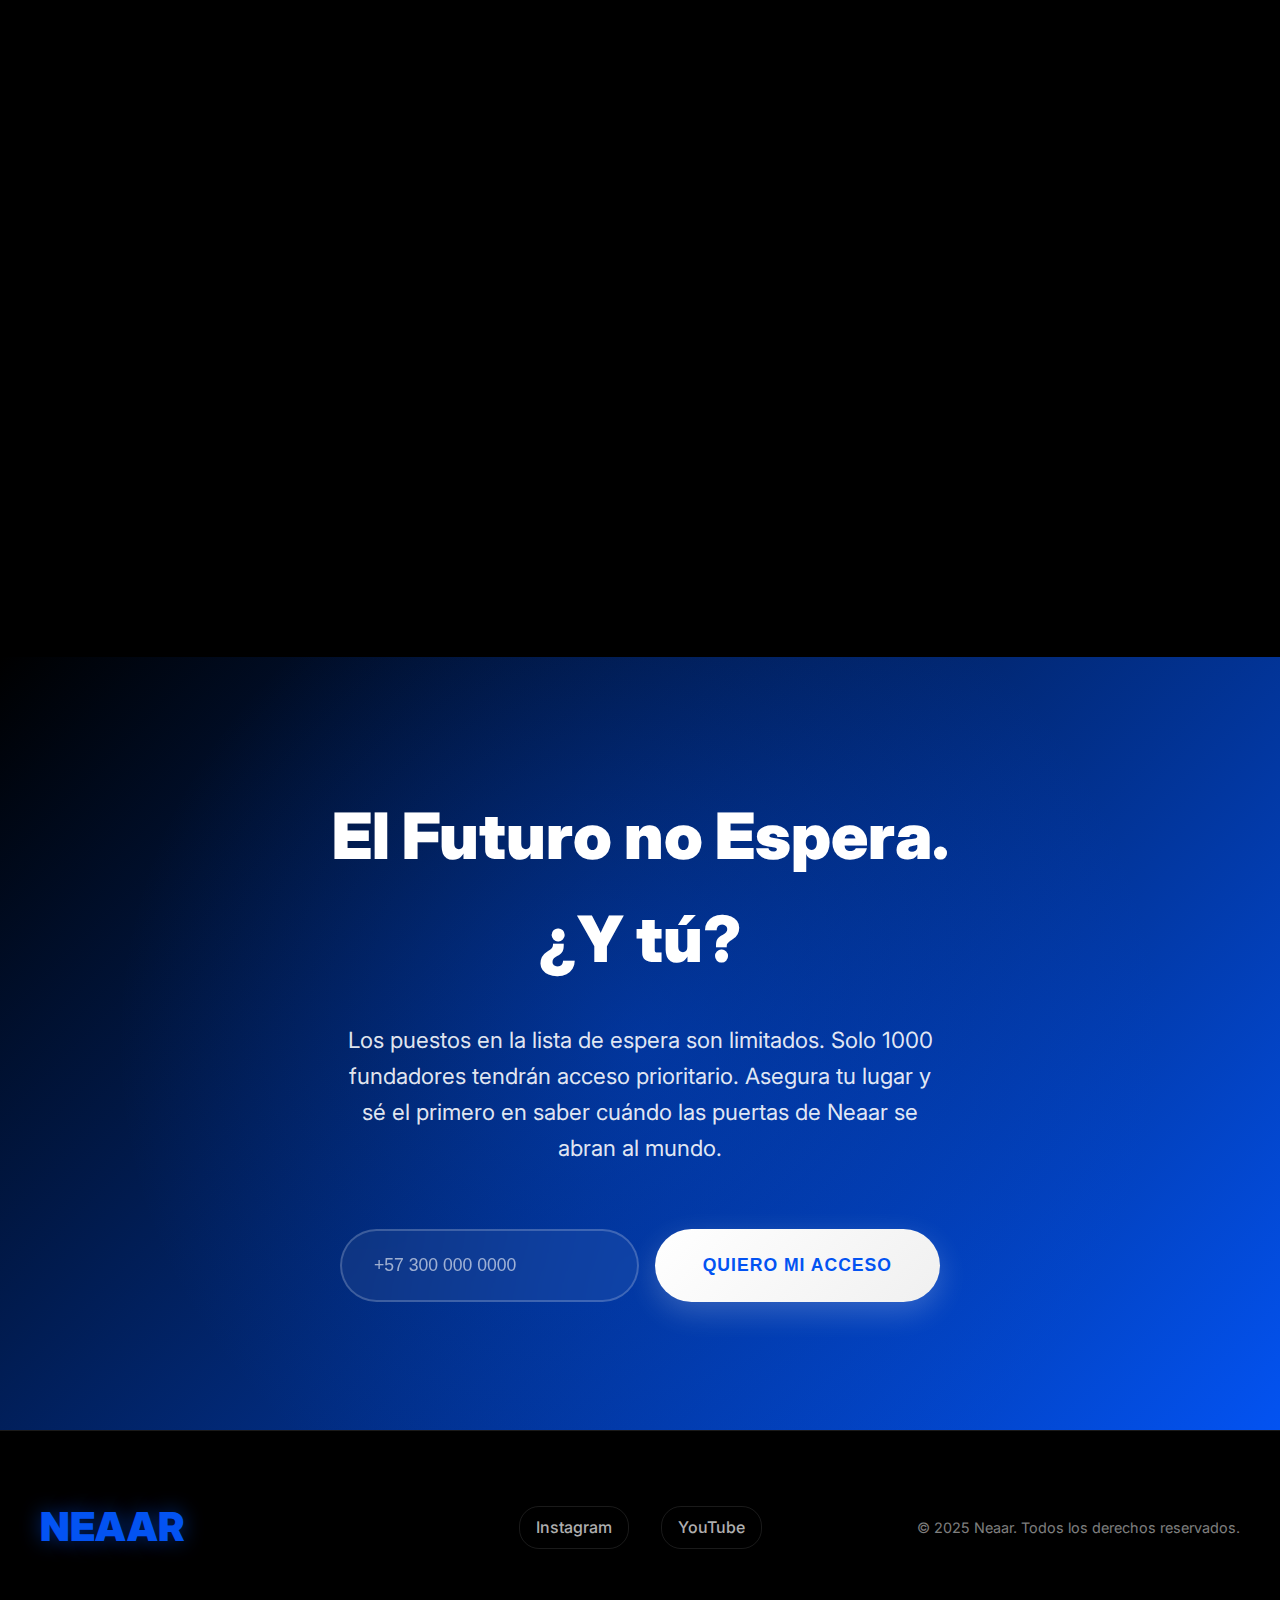
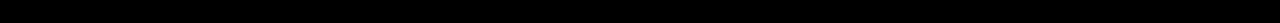
<file: main.html>
<!DOCTYPE html>
<html lang="es">
<head>
    <meta charset="UTF-8">
    <meta name="viewport" content="width=device-width, initial-scale=1.0">
    <title>Bienvenido a neaar</title>
    <link href="https://fonts.googleapis.com/css2?family=Inter:wght@300;400;500;600;700;800;900&display=swap" rel="stylesheet">
    <link rel="stylesheet" href="styles/main.css">
</head>
<body>
    <!-- Hero Section -->
    <section class="hero">
        <div class="floating-element"></div>
        <div class="floating-element"></div>
        <div class="floating-element"></div>
        
        <div class="hero-content">
            <div class="hero-badge">ACCESO EXCLUSIVO</div>
            <h1>Bienvenido a<br>neaar</h1>
            <p>Has conseguido acceso a neaar antes que nadie. Estás a un paso de unirte al movimiento de emprendedores que no piden permiso. La forma en que conectas está a punto de cambiar para siempre.</p>
            <button class="cta-button" onclick="scrollToForm()">ÚNETE A LA LISTA DE ESPERA</button>
        </div>
    </section>

    <!-- Stats Section -->
    <section class="stats-section">
        <div class="stats-grid">
            <div class="stat-item">
                <span class="stat-number">1000+</span>
                <span class="stat-label">Fundadores esperando</span>
            </div>
            <div class="stat-item">
                <span class="stat-number">24H</span>
                <span class="stat-label">Tiempo restante</span>
            </div>
            <div class="stat-item">
                <span class="stat-number">5★</span>
                <span class="stat-label">Calificación beta</span>
            </div>
            <div class="stat-item">
                <span class="stat-number">∞</span>
                <span class="stat-label">Oportunidades</span>
            </div>
        </div>
    </section>

    <!-- Problem Section -->
    <section class="problem-section">
        <h2 class="section-title animate-fade-up">El mundo que conoces está roto</h2>
        <div class="problem-grid">
            <div class="problem-card animate-fade-up">
                <span class="problem-icon">💸</span>
                <h3>El Ritual Inútil.</h3>
                <p>Conoces la rutina. Recibes una tarjeta de papel. La metes en tu bolsillo. La encuentras semanas después, arrugada. Y la tiras a la basura junto con una oportunidad valiosa. Es un sistema roto que mata deals antes de que nazcan.</p>
            </div>
            <div class="problem-card animate-fade-up">
                <span class="problem-icon">🌑</span>
                <h3>El Fundador Solitario.</h3>
                <p>Emprender es una guerra solitaria. Estás rodeado de gente, pero pocos entienden tu obsesión. Tomas riesgos, enfrentas dudas y buscas una tribu que hable tu mismo idioma. El networking tradicional es teatro, no conexión real.</p>
            </div>
        </div>
    </section>

    <!-- Solution Section -->
    <section class="solution-section">
        <h2 class="animate-fade-up">Nosotros no jugamos ese juego.<br>Lo demolemos.</h2>
        <div class="solution-grid">
            <div class="solution-card animate-fade-up">
                <div class="solution-visual">📱⚡</div>
                <h3>Tu Nueva Arma Secreta</h3>
                <p>Neaar es más que una tarjeta inteligente. Es tu arsenal digital completo. Un toque NFC y despliegas tu mundo: Instagram, LinkedIn, portafolio, WhatsApp, pitch deck. Todo. Instantáneo. Inolvidable. La última tarjeta de presentación que necesitarás en tu vida.</p>
            </div>
            <div class="solution-card animate-fade-up">
                <div class="solution-visual">🏴‍☠️💰</div>
                <h3>El Movimiento Secreto</h3>
                <p>Neaar es tu llave al Neaar Money Club: la sociedad secreta de los fundadores más peligrosos de Colombia. Aquí no hacemos networking, hacemos alianzas. Encontrarás socios, mentores y guerreros que, como tú, están reescribiendo las reglas del juego.</p>
            </div>
        </div>
    </section>

    <!-- Reviews Section -->
    <section class="reviews-section">
        <h2 class="section-title animate-fade-up">Los pioneros ya hablan</h2>
        <div class="reviews-grid">
            <div class="review-card animate-fade-up">
                <p>"Lorem ipsum dolor sit amet, consectetur adipiscing elit. Sed do eiusmod tempor incididunt ut labore et dolore magna aliqua. Ut enim ad minim veniam, quis nostrud exercitation ullamco laboris."</p>
                <strong>— María González, CEO de TechStart</strong>
            </div>
            <div class="review-card animate-fade-up">
                <p>"Ut enim ad minim veniam, quis nostrud exercitation ullamco laboris nisi ut aliquip ex ea commodo consequat. Duis aute irure dolor in reprehenderit in voluptate velit esse cillum."</p>
                <strong>— Carlos Rodríguez, Founder de InnovateCo</strong>
            </div>
            <div class="review-card animate-fade-up">
                <p>"Sed do eiusmod tempor incididunt ut labore et dolore magna aliqua. Lorem ipsum dolor sit amet, consectetur adipiscing elit. Quis nostrud exercitation ullamco laboris nisi."</p>
                <strong>— Ana Martínez, Serial Entrepreneur</strong>
            </div>
        </div>
    </section>

    <!-- Final CTA Section -->
    <section class="final-cta" id="signup-form">
        <div class="container">
            <h1>El Futuro no Espera.<br>¿Y tú?</h1>
            <p>Los puestos en la lista de espera son limitados. Solo 1000 fundadores tendrán acceso prioritario. Asegura tu lugar y sé el primero en saber cuándo las puertas de Neaar se abran al mundo.</p>
            <form class="phone-form" onsubmit="handlePhoneSubmit(event)">
                <div class="input-wrapper">
                    <input 
                        type="tel" 
                        class="phone-input" 
                        placeholder="+57 300 000 0000"
                        pattern="[\+]?[(]?[0-9]{3}[)]?[-\s\.]?[0-9]{3}[-\s\.]?[0-9]{4,6}"
                        required
                        aria-label="Número de teléfono"
                    >
                    <div class="error-message" aria-live="polite"></div>
                </div>
                <button type="submit" class="submit-button">QUIERO MI ACCESO</button>
            </form>
        </div>
    </section>

    <!-- Footer -->
    <footer class="footer">
        <div class="footer-content">
            <div class="logo">NEAAR</div>
            <div class="social-links">
                <a href="#" target="_blank">Instagram</a>
                <a href="#" target="_blank">YouTube</a>
            </div>
            <div class="copyright">© 2025 Neaar. Todos los derechos reservados.</div>
        </div>
    </footer>

    <script>
        // Smooth scrolling
        function scrollToForm() {
            document.getElementById('signup-form').scrollIntoView({ 
                behavior: 'smooth' 
            });
        }

        // Enhanced form submission
        function handleSubmit(event) {
            event.preventDefault();
            const email = event.target.querySelector('.email-input').value;
            const button = event.target.querySelector('.submit-button');
            
            // Button animation
            button.innerHTML = 'PROCESANDO...';
            button.style.background = 'linear-gradient(135deg, #0353f2 0%, #0066ff 100%)';
            button.style.color = 'white';
            
            setTimeout(() => {
                alert(`🚀 ¡Bienvenido a la rebelión! ${email} ha sido añadido a la lista de espera VIP. Te contactaremos en las próximas 24 horas.`);
                button.innerHTML = '✓ REGISTRADO';
                button.style.background = '#00ff88';
                button.style.color = '#000';
                event.target.reset();
            }, 2000);
        }

        // Advanced scroll animations
        function initScrollAnimations() {
            const observer = new IntersectionObserver((entries) => {
                entries.forEach(entry => {
                    if (entry.isIntersecting) {
                        entry.target.classList.add('animate');
                    }
                });
            }, { threshold: 0.1, rootMargin: '50px' });

            document.querySelectorAll('.animate-fade-up').forEach(el => {
                observer.observe(el);
            });
        }

        // Stats counter animation
        function animateStats() {
            const stats = document.querySelectorAll('.stat-number');
            stats.forEach(stat => {
                const target = stat.textContent;
                let current = 0;
                const increment = target.includes('+') ? 50 : 1;
                const timer = setInterval(() => {
                    if (typeof target === 'string' && target.includes('+')) {
                        if (current < parseInt(target)) {
                            current += increment;
                            stat.textContent = current + '+';
                        } else {
                            stat.textContent = target;
                            clearInterval(timer);
                        }
                    } else if (!isNaN(parseInt(target))) {
                        if (current < parseInt(target)) {
                            current += increment;
                            stat.textContent = current;
                        } else {
                            stat.textContent = target;
                            clearInterval(timer);
                        }
                    } else {
                        stat.textContent = target;
                        clearInterval(timer);
                    }
                }, 30);
            });
        }

        // Responsive horizontal scroll for sections (mobile)
        function enableHorizontalScroll() {
            const mq = window.matchMedia("(max-width: 900px)");
            const sections = document.querySelectorAll('body > section');
            if (mq.matches) {
                document.body.style.overflowX = 'auto';
                document.body.style.display = 'flex';
                document.body.style.flexDirection = 'row';
                document.body.style.width = '100vw';
                document.body.style.height = '100vh';
                sections.forEach(section => {
                    section.style.minWidth = '100vw';
                    section.style.height = '100vh';
                    section.style.flexShrink = '0';
                    section.style.scrollSnapAlign = 'start';
                });
                document.body.style.scrollSnapType = 'x mandatory';
            } else {
                document.body.style.overflowX = '';
                document.body.style.display = '';
                document.body.style.flexDirection = '';
                document.body.style.width = '';
                document.body.style.height = '';
                sections.forEach(section => {
                    section.style.minWidth = '';
                    section.style.height = '';
                    section.style.flexShrink = '';
                    section.style.scrollSnapAlign = '';
                });
                document.body.style.scrollSnapType = '';
            }
        }

        // Init all on DOMContentLoaded
        document.addEventListener('DOMContentLoaded', () => {
            initScrollAnimations();
            animateStats();
            enableHorizontalScroll();
        });

        // Update on resize
        window.addEventListener('resize', enableHorizontalScroll);

// Validación en tiempo real y feedback visual
document.addEventListener('DOMContentLoaded', () => {
    const phoneInput = document.querySelector('.phone-input');
    const errorMsg = document.querySelector('.phone-error');
    const countryCodeSelect = document.querySelector('.country-code-select');

    phoneInput.addEventListener('input', function () {
        const phoneRegex = /^\d{3} \d{3} \d{4}$/;
        if (phoneRegex.test(phoneInput.value)) {
            phoneInput.classList.add('valid');
            phoneInput.classList.remove('invalid');
            errorMsg.style.display = 'none';
        } else {
            phoneInput.classList.remove('valid');
            phoneInput.classList.add('invalid');
            errorMsg.textContent = 'Formato: 300 123 4567';
            errorMsg.style.display = 'block';
        }
    });
});

// Manejo del formulario de teléfono con feedback visual y spinner
function handlePhoneSubmit(event) {
    event.preventDefault();
    const countryCode = event.target.querySelector('.country-code-select').value;
    const phone = event.target.querySelector('.phone-input').value;
    const button = event.target.querySelector('.submit-button');
    const spinner = button.querySelector('.spinner');
    const btnText = button.querySelector('.btn-text');
    const errorMsg = event.target.querySelector('.phone-error');
    const phoneRegex = /^\d{3} \d{3} \d{4}$/;

    if (!phoneRegex.test(phone)) {
        errorMsg.textContent = 'Por favor ingresa un número válido en el formato: 300 123 4567';
        errorMsg.style.display = 'block';
        event.target.querySelector('.phone-input').classList.add('invalid');
        return;
    }

    errorMsg.style.display = 'none';
    spinner.style.display = 'inline-block';
    btnText.textContent = 'PROCESANDO...';
    button.style.background = 'linear-gradient(135deg, #0353f2 0%, #0066ff 100%)';
    button.style.color = 'white';

    setTimeout(() => {
        spinner.style.display = 'none';
        btnText.textContent = '✓ REGISTRADO';
        button.style.background = '#22c55e';
        button.style.color = '#000';
        event.target.reset();
        setTimeout(() => {
            btnText.textContent = 'QUIERO MI ACCESO';
            button.style.background = 'linear-gradient(135deg, #ffffff 0%, #f0f0f0 100%)';
            button.style.color = '#0353f2';
        }, 2000);
        alert(`🚀 ¡Bienvenido a la rebelión! Te contactaremos al ${countryCode} ${phone} en las próximas 24 horas.`);
    }, 1800);
}
    </script>
</body>
</html>
</file>
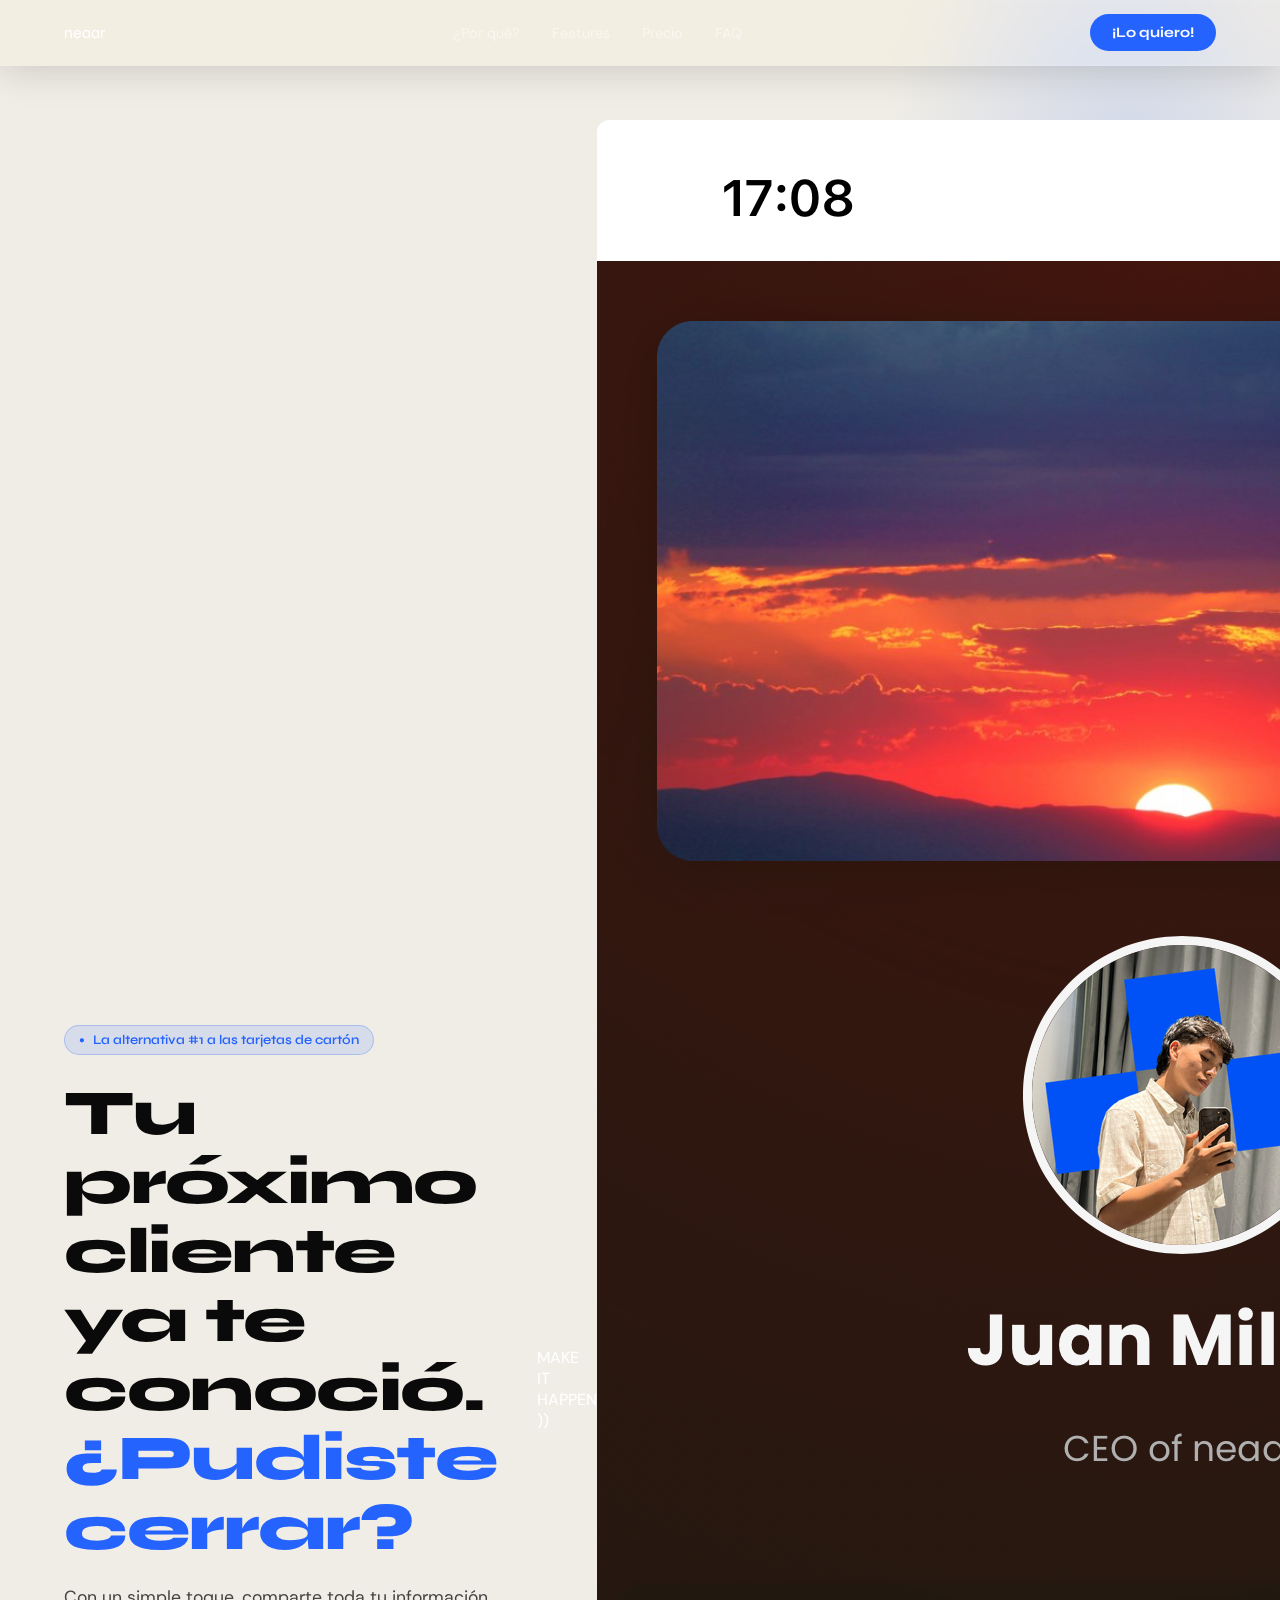
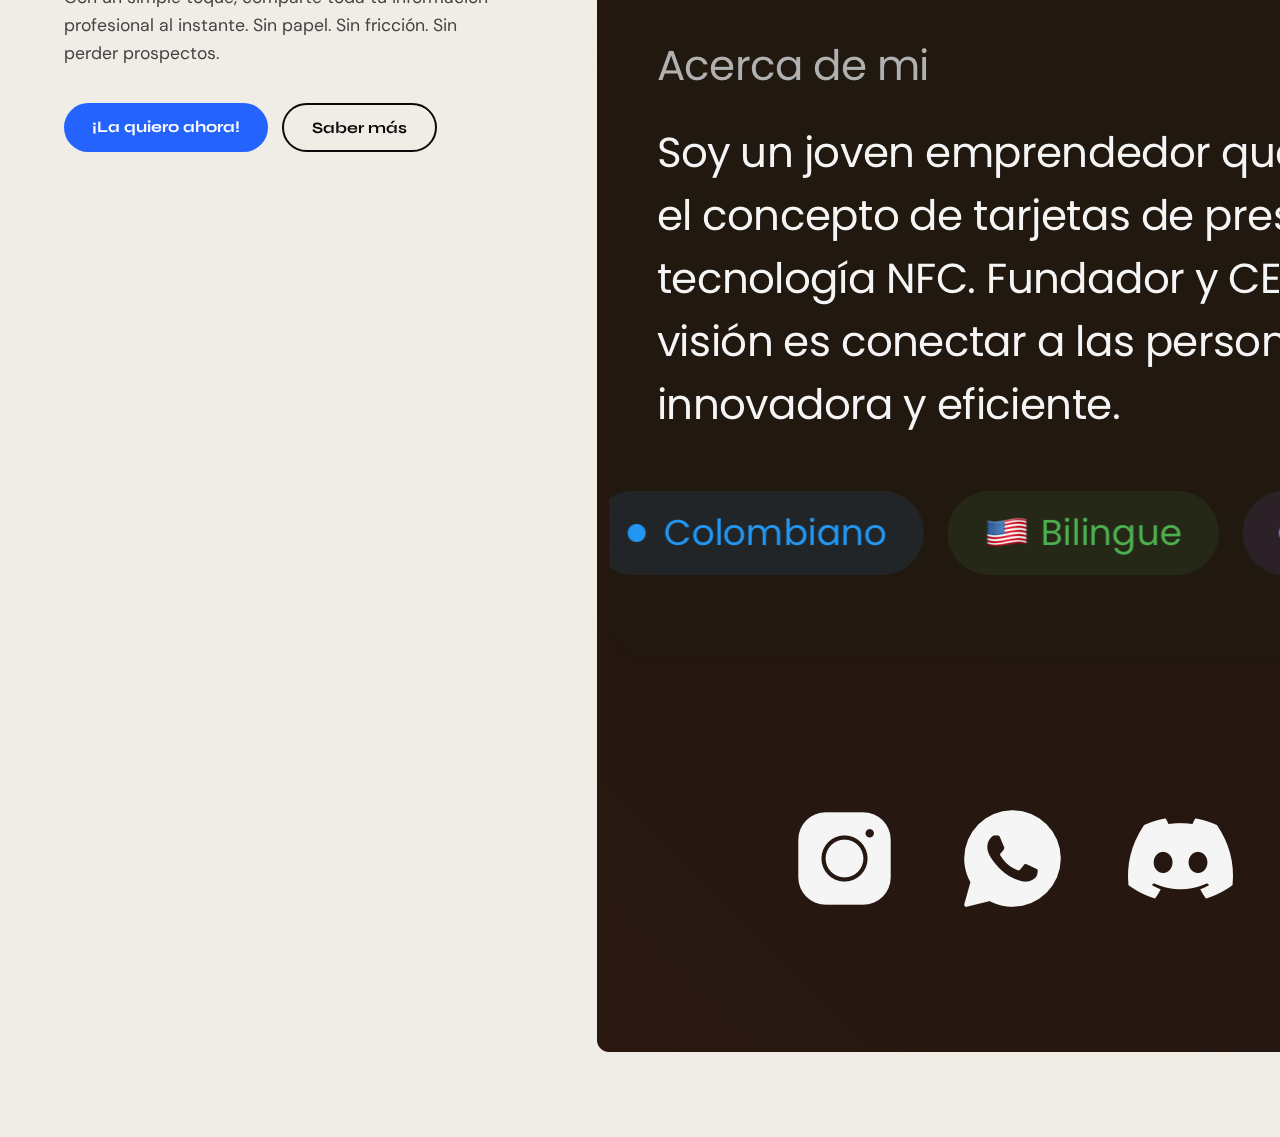
<file: playground.html>
<!DOCTYPE html>
<html lang="es">
<head>
<meta charset="UTF-8">
<meta name="viewport" content="width=device-width, initial-scale=1.0">
<title>Neaar Card — Tu tarjeta de presentación inteligente</title>
<link rel="preconnect" href="https://fonts.googleapis.com">
<link rel="preconnect" href="https://fonts.gstatic.com" crossorigin>
<link href="https://fonts.googleapis.com/css2?family=Syne:wght@400;600;700;800&family=DM+Sans:ital,wght@0,300;0,400;0,500;1,300&display=swap" rel="stylesheet">
<link rel="stylesheet" href="./styles/index.css">
<link rel="shortcut icon" href="favicon.ico" type="image/x-icon">
</head>

<body>

<!-- NAV -->
<nav>
  <div class="logo">ne<span>aa</span>r</div>
  <ul class="nav-links">
    <li><a href="#why">¿Por qué?</a></li>
    <li><a href="#features">Features</a></li>
    <li><a href="#pricing">Precio</a></li>
    <li><a href="#faq">FAQ</a></li>
  </ul>
  <a href="https://wa.me/573022512857?text=Hola,%20quiero%20ordenar%20mi%20Neaar%20Card%20🚀" target="_blank" class="nav-cta">¡Lo quiero!</a>
</nav>

<!-- HERO -->
<section id="hero">
  <div class="hero-text fade-up visible">
    <div class="hero-badge">La alternativa #1 a las tarjetas de cartón</div>
    <h1>Tu próximo cliente<br>ya te conoció.<br><em>¿Pudiste cerrar?</em></h1>
    <p class="hero-sub">Con un simple toque, comparte toda tu información profesional al instante. Sin papel. Sin fricción. Sin perder prospectos.</p>
    <div class="hero-btns">
      <a href="https://wa.me/573022512857?text=Hola,%20quiero%20mi%20Neaar%20Card%20🚀" target="_blank" class="btn-primary">¡La quiero ahora!</a>
      <a href="#why" class="btn-outline">Saber más</a>
    </div>
  </div>
  <div class="hero-visual fade-up visible" style="transition-delay:.2s">
    <div class="nfc-card-float">
      <div class="brand">MAKE<br>IT<br>HAPPEN</div>
      <div class="nfc-symbol">))</div>
      <div class="dots-pattern">
        <span></span><span></span><span></span><span></span>
        <span></span><span></span><span></span><span></span>
        <span></span><span></span><span></span><span></span>
      </div>
    </div>
    <div class="hero-phone">
    <img class="phone-img" src="./assets/webpage.png" alt="">
    </div>
  </div>
</section>
</file>
<file: styles/index.css>
:root {
    --blue: #2563FF;
    --blue-light: #4F7FFF;
    --green: #22C55E;
    --cream: #F0EDE6;
    --dark: #0A0A0A;
    --dark2: #111111;
    --dark3: #1A1A1A;
    --card-bg: rgba(255,255,255,0.05);
    --border: rgba(255,255,255,0.08);
    --text-muted: rgba(255,255,255,0.5);
  }

  *, *::before, *::after { box-sizing: border-box; margin: 0; padding: 0; }

  html { scroll-behavior: smooth; }

  body {
    font-family: 'DM Sans', sans-serif;
    background: var(--dark);
    color: #fff;
    overflow-x: hidden;
  }

  h1, h2, h3, h4, .logo { font-family: 'Syne', sans-serif; }

  /* ── NAV ── */
  nav {
    position: fixed; top: 0; left: 0; right: 0; z-index: 100;
    display: flex; align-items: center; justify-content: space-between;
    padding: 14px 5%;
    background: rgba(255, 255, 255, 0.06);
    backdrop-filter: blur(24px) saturate(180%);
    -webkit-backdrop-filter: blur(24px) saturate(180%);
    border-bottom: 1px solid rgba(255,255,255,0.1);
    box-shadow: 0 1px 40px rgba(0,0,0,0.18), inset 0 1px 0 rgba(255,255,255,0.08);
    transition: padding .3s;
  }
  /* On cream hero, darken glass slightly */
  nav.on-light {
    background: rgba(240,237,230,0.55);
    border-bottom: 1px solid rgba(0,0,0,0.08);
    box-shadow: 0 1px 32px rgba(0,0,0,0.08), inset 0 1px 0 rgba(255,255,255,0.6);
  }
  nav.on-light .nav-links a { color: rgba(10,10,10,0.55); }
  nav.on-light .nav-links a:hover { color: #0A0A0A; }
  /* Logo image (replace text when real logo is ready) */
  #nav-logo {
    height: 28px;
    display: flex;
    align-items: center;
  }
  #logo-svg {
    height: 28px;
    width: auto;
    transition: fill .3s;
  }
  .nav-links { display: flex; gap: 32px; list-style: none; }
  .nav-links a { color: var(--text-muted); text-decoration: none; font-size: .9rem; transition: color .2s; }
  .nav-links a:hover { color: #fff; }
  .nav-cta {
    background: var(--blue); color: #fff; border: none; padding: 10px 22px;
    border-radius: 100px; font-family: 'Syne', sans-serif; font-weight: 700;
    font-size: .9rem; cursor: pointer; text-decoration: none;
    transition: transform .2s, box-shadow .2s;
  }
  .nav-cta:hover { transform: translateY(-2px); box-shadow: 0 8px 24px rgba(37,99,255,.4); }

  /* ── HERO ── */
  #hero {
    min-height: 100vh;
    background: var(--cream);
    display: grid;
    grid-template-columns: 1fr 1fr;
    align-items: center;
    padding: 120px 5% 80px;
    gap: 40px;
    position: relative;
    overflow: hidden;
  }
  #hero::before {
    content: '';
    position: absolute; top: -100px; right: -100px;
    width: 500px; height: 500px;
    background: radial-gradient(circle, rgba(37,99,255,.15) 0%, transparent 70%);
    pointer-events: none;
  }
  .hero-text { color: #0A0A0A; }
  .hero-badge {
    display: inline-flex; align-items: center; gap: 8px;
    background: rgba(37,99,255,.12); color: var(--blue);
    border: 1px solid rgba(37,99,255,.25);
    padding: 6px 14px; border-radius: 100px;
    font-size: .82rem; font-weight: 600; margin-bottom: 24px;
    font-family: 'Syne', sans-serif;
  }
  .hero-badge::before { content: '●'; font-size: .6rem; animation: pulse 1.5s infinite; }
  @keyframes pulse { 0%,100%{opacity:1} 50%{opacity:.3} }

  .hero-text h1 {
    font-size: clamp(2.4rem, 5vw, 4rem);
    font-weight: 800;
    line-height: 1.08;
    letter-spacing: -1.5px;
    margin-bottom: 20px;
  }
  .hero-text h1 em { font-style: normal; color: var(--blue); }
  .hero-sub {
    font-size: 1.1rem; color: #444; line-height: 1.6;
    max-width: 480px; margin-bottom: 36px;
  }
  .hero-btns { display: flex; gap: 14px; flex-wrap: wrap; }
  .btn-primary {
    background: var(--blue); color: #fff; border: none;
    padding: 14px 28px; border-radius: 100px;
    font-family: 'Syne', sans-serif; font-weight: 700; font-size: 1rem;
    cursor: pointer; text-decoration: none;
    transition: transform .2s, box-shadow .2s;
    display: inline-block;
  }
  .btn-primary:hover { transform: translateY(-3px); box-shadow: 0 12px 30px rgba(37,99,255,.4); }
  .btn-outline {
    background: transparent; color: #0A0A0A;
    border: 2px solid #0A0A0A;
    padding: 13px 28px; border-radius: 100px;
    font-family: 'Syne', sans-serif; font-weight: 700; font-size: 1rem;
    cursor: pointer; text-decoration: none;
    transition: all .2s; display: inline-block;
  }
  .btn-outline:hover { background: #0A0A0A; color: #fff; }

  .hero-visual { position: relative; display: flex; justify-content: center; align-items: center; transition-delay: .2s; }
  .hero-image-container {
    position: relative;
    display: flex;
    justify-content: center;
    align-items: center;
  }
  .hero-image {
    width: 190%;
    max-width: 900px;
    border-radius: 24px;
    filter: drop-shadow(0 40px 80px rgba(37,99,255,.25));
  }
  .feature-badge {
    position: absolute;
    background: rgba(10,10,10,.85);
    backdrop-filter: blur(12px);
    border: 1px solid rgba(255,255,255,.12);
    border-radius: 14px;
    padding: 10px 14px;
    display: flex;
    align-items: center;
    gap: 8px;
    box-shadow: 0 8px 24px rgba(0,0,0,.3);
  }
  .feature-badge--waterproof {
    bottom: 20px;
    left: -10px;
  }
  .feature-badge .emoji {
    font-size: 1.2rem;
  }
  .feature-badge .title {
    font-size: .72rem;
    font-weight: 700;
    font-family: 'Syne', sans-serif;
    color: #fff;
  }
  .feature-badge .subtitle {
    font-size: .65rem;
    color: rgba(255,255,255,.5);
  }

  /* ── PAIN SECTION ── */
  #pain {
    background: var(--dark2);
    padding: 100px 5%;
    text-align: center;
  }
  .section-label {
    font-family: 'Syne', sans-serif; font-size: .8rem; font-weight: 700;
    letter-spacing: 3px; text-transform: uppercase;
    color: var(--blue); margin-bottom: 16px;
  }
  #pain h2 {
    font-size: clamp(2rem, 4vw, 3.2rem);
    font-weight: 800; letter-spacing: -1px;
    max-width: 700px; margin: 0 auto 20px;
    line-height: 1.1;
  }
  #pain h2 .highlight {
    background: var(--blue);
    padding: 2px 12px; border-radius: 6px;
  }
  .pain-sub {
    color: var(--text-muted); max-width: 560px; margin: 0 auto 60px;
    font-size: 1.05rem; line-height: 1.7;
  }
  .pain-cards {
    display: grid; grid-template-columns: repeat(3,1fr);
    gap: 20px; max-width: 960px; margin: 0 auto;
  }
  .pain-card {
    background: var(--dark3);
    border: 1px solid var(--border);
    border-radius: 20px; padding: 32px 28px;
    text-align: left; position: relative; overflow: hidden;
    transition: transform .3s, border-color .3s;
  }
  .pain-card:hover { transform: translateY(-6px); border-color: rgba(37,99,255,.4); }
  .pain-card::before {
    content: ''; position: absolute; top: 0; left: 0; right: 0; height: 3px;
    background: linear-gradient(90deg, var(--blue), transparent);
  }
  .pain-emoji { font-size: 2.2rem; margin-bottom: 16px; display: block; }
  .pain-card h3 { font-size: 1.1rem; font-weight: 700; margin-bottom: 10px; }
  .pain-card p { color: var(--text-muted); font-size: .92rem; line-height: 1.6; }

  /* ── WHY SECTION ── */
  #why {
    background: var(--cream);
    padding: 100px 5%;
    color: #0A0A0A;
  }
  #why .inner { max-width: 1100px; margin: 0 auto; }
  #why .section-label { color: var(--blue); }
  #why h2 {
    font-size: clamp(2rem, 4vw, 3rem);
    font-weight: 800; letter-spacing: -1px;
    margin-bottom: 16px; line-height: 1.1;
  }
  #why h2 .highlight { color: var(--blue); }
  .why-sub { color: #555; max-width: 560px; font-size: 1.05rem; line-height: 1.7; margin-bottom: 60px; }
  .timeline {
    display: grid; grid-template-columns: repeat(3,1fr);
    gap: 0; position: relative;
  }
  .timeline::before {
    content: ''; position: absolute;
    top: 120px; left: 16.5%; right: 16.5%; height: 3px;
    background: linear-gradient(90deg, var(--blue), var(--blue-light));
    z-index: 0;
  }
  .timeline-item { text-align: center; position: relative; z-index: 1; }
  .tl-img {
    width: 200px; height: 140px; border-radius: 16px;
    object-fit: cover; margin: 0 auto 0;
    display: block;
    box-shadow: 0 12px 32px rgba(0,0,0,.15);
    background: #ddd;
    overflow: hidden;
  }
  .tl-img-placeholder {
    width: 200px; height: 140px; border-radius: 16px;
    margin: 0 auto;
    display: flex; align-items: center; justify-content: center;
    font-size: 3rem;
    box-shadow: 0 12px 32px rgba(0,0,0,.15);
  }
  .tl-img-placeholder--past {
    background: #e8dcc8;
    font-size: 2rem;
  }
  .tl-img-placeholder--present {
    background: #d4dce8;
    font-size: 2rem;
  }
  .tl-img-placeholder--future {
    background: #cce8d4;
    font-size: 2rem;
  }
  .tl-year {
    font-family: 'Syne', sans-serif; font-weight: 800;
    font-size: 1rem; color: #0A0A0A; margin: 16px 0 6px;
  }
  .tl-dot {
    width: 16px; height: 16px; border-radius: 50%;
    background: var(--blue); margin: 0 auto 16px;
    border: 3px solid var(--cream);
    box-shadow: 0 0 0 3px var(--blue);
  }
  .tl-dot--active {
    background: var(--green);
    box-shadow: 0 0 0 3px var(--green);
  }
  .timeline-item p { font-size: .88rem; color: #444; line-height: 1.6; max-width: 200px; margin: 0 auto; }
  .timeline-item strong { color: #0A0A0A; }
  #how .section-label,
  #comparison .section-label,
  #reviews .section-label,
  #faq .section-label {
    text-align: center;
  }
  #features {
    background: var(--dark);
    padding: 100px 5%;
  }
  #features .inner { max-width: 1100px; margin: 0 auto; }
  #features h2 {
    font-size: clamp(2rem, 4vw, 3rem);
    font-weight: 800; letter-spacing: -1px;
    text-align: center; margin-bottom: 12px;
  }
  #features h2 em { font-style: normal; color: var(--blue); }
  .features-sub {
    text-align: center; color: var(--text-muted);
    max-width: 500px; margin: 0 auto 60px; line-height: 1.7;
  }
  .features-grid {
    display: grid; grid-template-columns: repeat(3,1fr);
    gap: 16px;
  }
  .feat-card {
    background: var(--dark3);
    border: 1px solid var(--border);
    border-radius: 20px; padding: 32px 24px;
    transition: all .3s;
  }
  .feat-card:hover { border-color: rgba(37,99,255,.5); background: rgba(37,99,255,.06); }
  .feat-icon {
    width: 48px; height: 48px; border-radius: 12px;
    background: rgba(37,99,255,.15);
    display: flex; align-items: center; justify-content: center;
    font-size: 1.4rem; margin-bottom: 18px;
  }
  .feat-card h3 { font-size: 1rem; font-weight: 700; margin-bottom: 8px; }
  .feat-card p { color: var(--text-muted); font-size: .88rem; line-height: 1.6; }

  /* ── HOW IT WORKS ── */
  #how {
    background: var(--dark2);
    padding: 100px 5%;
  }
  #how .inner { max-width: 900px; margin: 0 auto; text-align: center; }
  #how h2 {
    font-size: clamp(2rem, 4vw, 3rem);
    font-weight: 800; letter-spacing: -1px;
    margin-bottom: 12px;
  }
  #how h2 em { font-style: italic; color: var(--blue); }
  .how-sub { color: var(--text-muted); max-width: 500px; margin: 0 auto 60px; line-height: 1.7; }
  .steps { display: grid; grid-template-columns: repeat(3,1fr); gap: 32px; }
  .step { position: relative; }
  .step-num {
    font-family: 'Syne', sans-serif; font-size: 4rem; font-weight: 800;
    color: rgba(37,99,255,.2); line-height: 1; margin-bottom: 16px;
  }
  .step-icon-wrap {
    width: 80px; height: 80px; border-radius: 20px;
    background: var(--dark3); border: 1px solid var(--border);
    display: flex; align-items: center; justify-content: center;
    font-size: 2rem; margin: 0 auto 20px;
  }
  .step h3 { font-size: 1rem; font-weight: 700; margin-bottom: 8px; }
  .step p { color: var(--text-muted); font-size: .88rem; line-height: 1.6; }

  /* ── COMPARISON ── */
  #comparison {
    background: var(--dark);
    padding: 100px 5%;
  }
  #comparison .inner { max-width: 860px; margin: 0 auto; }
  #comparison h2 {
    font-size: clamp(2rem, 4vw, 3rem);
    font-weight: 800; letter-spacing: -1px;
    text-align: center; margin-bottom: 12px;
  }
  #comparison h2 em { font-style: normal; color: var(--blue); }
  .comp-sub { text-align: center; color: var(--text-muted); margin-bottom: 50px; line-height: 1.7; }
  .comp-table {
    background: var(--dark3);
    border: 1px solid var(--border);
    border-radius: 24px; overflow: hidden;
  }
  .comp-header {
    display: grid; grid-template-columns: 1fr 120px 160px;
    padding: 20px 32px;
    background: rgba(255,255,255,.03);
    border-bottom: 1px solid var(--border);
  }
  .comp-header span { font-family: 'Syne', sans-serif; font-weight: 700; font-size: .85rem; text-align: center; }
  .comp-header span:first-child { text-align: left; color: var(--text-muted); }
  .comp-header .neaar-col { color: var(--blue); }
  .comp-row {
    display: grid; grid-template-columns: 1fr 120px 160px;
    padding: 16px 32px;
    border-bottom: 1px solid var(--border);
    align-items: center;
    transition: background .2s;
  }
  .comp-row:last-child { border-bottom: none; }
  .comp-row:hover { background: rgba(255,255,255,.02); }
  .comp-row span { text-align: center; font-size: .95rem; }
  .comp-row span:first-child { text-align: left; color: rgba(255,255,255,.85); font-size: .9rem; }
  .check { color: var(--blue); font-size: 1.1rem; }
  .cross { color: rgba(255,255,255,.2); font-size: 1.1rem; }

  /* ── PRICING ── */
  #pricing {
    background: var(--dark2);
    padding: 100px 5%;
  }
  #pricing .inner { max-width: 1200px; margin: 0 auto; text-align: center; }
  #pricing h2 {
    font-size: clamp(2rem, 4vw, 3rem);
    font-weight: 800; letter-spacing: -1px;
    margin-bottom: 12px;
  }
  .pricing-sub { color: var(--text-muted); max-width: 500px; margin: 0 auto 50px; line-height: 1.7; }
  .pricing-grid {
    display: grid;
    grid-template-columns: repeat(3, minmax(0, 1fr));
    gap: 20px;
    align-items: start;
  }
  .pricing-grid > div {
    width: 100%;
    min-width: 0;
  }
  .pricing-card {
    background: var(--dark3);
    border: 1px solid rgba(37,99,255,.4);
    border-radius: 28px; padding: 60px 40px 40px;
    width: 100%;
    margin: 0;
    position: relative;
    overflow: visible;
  }
  .pricing-card--featured {
    overflow: visible;
  }
  .pricing-card--basic {
    background: var(--dark3);
    border: 1px solid var(--border);
    opacity: .65;
    pointer-events: none;
    user-select: none;
  }
  .pricing-card--enterprise {
    background: var(--dark3);
    border: 1px solid rgba(255,255,255,.15);
  }
  .pricing-card--enterprise .pricing-badge {
    color: rgba(255,255,255,.7);
  }
  .pricing-card--basic .pricing-badge {
    color: rgba(255,255,255,.4);
  }
  .pricing-card--basic .price-new {
    color: rgba(255,255,255,.4);
  }
  .pricing-card--basic .pricing-features li {
    color: rgba(255,255,255,.35);
  }
  .pricing-card--basic .pricing-features li::before {
    content: '○';
    color: rgba(255,255,255,.35);
  }
  .pricing-card--basic .btn-order {
    background: rgba(255,255,255,.06);
    color: rgba(255,255,255,.3);
    cursor: default;
  }
  .pricing-card--basic .btn-order:hover {
    transform: none;
    box-shadow: none;
  }
  .pricing-badge {
    display: inline-block;
    background: rgba(37,99,255,.15); color: var(--blue);
    border: 1px solid rgba(37,99,255,.3);
    padding: 5px 14px; border-radius: 100px;
    font-size: .8rem; font-weight: 700; font-family: 'Syne', sans-serif;
    margin-bottom: 24px;
  }
  .pricing-name { font-size: 1.4rem; font-weight: 800; margin-bottom: 24px; }
  .price-old {
    font-size: 1.1rem; color: var(--text-muted);
    text-decoration: line-through; margin-bottom: 6px;
  }
  .price-new {
    font-size: clamp(2rem, 4vw, 2.6rem);
    font-weight: 800; font-family: 'Syne', sans-serif;
    line-height: 1;
    margin-bottom: 10px;
    display: inline-block;
    max-width: 100%;
    white-space: nowrap;
    overflow-wrap: normal;
  }
  .price-period {
    color: var(--text-muted);
    font-size: .95rem;
    margin-bottom: 32px;
  }
  .price-period { color: var(--text-muted); font-size: .9rem; margin-bottom: 32px; }
  .pricing-features { list-style: none; text-align: left; margin-bottom: 36px; }
  .pricing-features li {
    display: flex; gap: 12px; align-items: flex-start;
    padding: 10px 0; border-bottom: 1px solid var(--border);
    font-size: .92rem;
  }
  .pricing-features li:last-child { border-bottom: none; }
  .pricing-features li::before { content: '✓'; color: var(--blue); font-weight: 700; flex-shrink: 0; }
  .btn-order {
    display: block; width: 100%;
    background: var(--green); color: #fff;
    border: none; border-radius: 14px;
    padding: 16px; text-align: center;
    font-family: 'Syne', sans-serif; font-weight: 700; font-size: 1rem;
    cursor: pointer; text-decoration: none;
    transition: transform .2s, box-shadow .2s;
  }
  .btn-order:hover { transform: translateY(-3px); box-shadow: 0 12px 30px rgba(34,197,94,.35); }

  /* ── REVIEWS ── */
  #reviews {
    background: var(--dark);
    padding: 100px 5%;
  }
  #reviews .inner { max-width: 1100px; margin: 0 auto; }
  #reviews h2 {
    font-size: clamp(2rem, 4vw, 3rem);
    font-weight: 800; letter-spacing: -1px;
    text-align: center; margin-bottom: 12px;
  }
  .reviews-rating {
    display: flex; align-items: center; justify-content: center; gap: 12px;
    margin-bottom: 50px;
  }
  .stars { color: #FFB800; font-size: 1.5rem; letter-spacing: 2px; }
  .rating-text { font-family: 'Syne', sans-serif; font-weight: 700; font-size: 1.1rem; }
  .rating-count { color: var(--text-muted); font-size: .9rem; }
  .reviews-grid {
    display: grid; grid-template-columns: repeat(3,1fr);
    gap: 20px;
  }
  .review-card {
    background: var(--dark3);
    border: 1px solid var(--border);
    border-radius: 20px; padding: 28px;
    transition: transform .3s, border-color .3s;
  }
  .review-card:hover { transform: translateY(-4px); border-color: rgba(37,99,255,.3); }
  .review-stars { color: #FFB800; font-size: .95rem; margin-bottom: 14px; }
  .review-text { font-size: .93rem; line-height: 1.7; color: rgba(255,255,255,.8); margin-bottom: 20px; font-style: italic; }
  .review-author { display: flex; align-items: center; gap: 12px; }
  .review-avatar {
    width: 42px; height: 42px; border-radius: 50%;
    display: flex; align-items: center; justify-content: center;
    font-size: 1.1rem; flex-shrink: 0;
    font-weight: 700; font-family: 'Syne', sans-serif;
  }
  .review-info .name { font-weight: 600; font-size: .9rem; }
  .review-info .role { color: var(--text-muted); font-size: .8rem; }
  .verified { display: flex; align-items: center; gap: 4px; color: var(--blue); font-size: .75rem; margin-top: 2px; }

  /* ── FAQ ── */
  #faq {
    background: var(--dark2);
    padding: 100px 5%;
  }
  #faq .inner { max-width: 720px; margin: 0 auto; }
  #faq h2 {
    font-size: clamp(2rem, 4vw, 3rem);
    font-weight: 800; letter-spacing: -1px;
    text-align: center; margin-bottom: 12px;
  }
  .faq-sub { text-align: center; color: var(--text-muted); margin-bottom: 50px; line-height: 1.7; }
  .faq-item {
    border: 1px solid var(--border);
    border-radius: 14px; margin-bottom: 12px;
    overflow: hidden; transition: border-color .3s;
  }
  .faq-item.open { border-color: rgba(37,99,255,.4); }
  .faq-q {
    width: 100%; background: var(--dark3);
    border: none; color: #fff; text-align: left;
    padding: 20px 24px; cursor: pointer;
    display: flex; justify-content: space-between; align-items: center;
    font-family: 'Syne', sans-serif; font-weight: 700; font-size: .95rem;
    transition: background .2s;
  }
  .faq-q:hover { background: rgba(255,255,255,.04); }
  .faq-icon {
    width: 24px; height: 24px; border-radius: 50%;
    background: rgba(37,99,255,.2); color: var(--blue);
    display: flex; align-items: center; justify-content: center;
    font-size: .9rem; flex-shrink: 0; transition: transform .3s;
  }
  .faq-item.open .faq-icon { transform: rotate(45deg); }
  .faq-a {
    max-height: 0; overflow: hidden;
    transition: max-height .4s ease, padding .3s;
    background: var(--dark3);
    padding: 0 24px;
    color: var(--text-muted); font-size: .92rem; line-height: 1.7;
  }
  .faq-item.open .faq-a { max-height: 200px; padding: 0 24px 20px; }

  /* ── CTA FINAL ── */
  #cta-final {
    background: var(--blue);
    padding: 100px 5%;
    text-align: center;
    position: relative; overflow: hidden;
  }
  #cta-final::before {
    content: ''; position: absolute; inset: 0;
    background: radial-gradient(ellipse at 50% 0%, rgba(255,255,255,.15) 0%, transparent 60%);
  }
  #cta-final h2 {
    font-size: clamp(2rem, 5vw, 3.5rem);
    font-weight: 800; letter-spacing: -1.5px;
    margin-bottom: 20px; position: relative; line-height: 1.1;
  }
  #cta-final p {
    font-size: 1.1rem; opacity: .85; max-width: 520px; margin: 0 auto 40px;
    line-height: 1.7; position: relative;
  }
  .cta-btns { display: flex; gap: 16px; justify-content: center; flex-wrap: wrap; position: relative; }
  .btn-white {
    background: #fff; color: var(--blue);
    border: none; padding: 16px 32px; border-radius: 100px;
    font-family: 'Syne', sans-serif; font-weight: 800; font-size: 1rem;
    cursor: pointer; text-decoration: none;
    transition: transform .2s, box-shadow .2s; display: inline-block;
  }
  .btn-white:hover { transform: translateY(-3px); box-shadow: 0 16px 40px rgba(0,0,0,.2); }
  .btn-ghost-white {
    background: transparent; color: #fff;
    border: 2px solid rgba(255,255,255,.5);
    padding: 14px 32px; border-radius: 100px;
    font-family: 'Syne', sans-serif; font-weight: 700; font-size: 1rem;
    cursor: pointer; text-decoration: none;
    transition: all .2s; display: inline-block;
  }
  .btn-ghost-white:hover { background: rgba(255,255,255,.15); border-color: #fff; }

  /* ── FOOTER ── */
  footer {
    background: var(--dark2);
    padding: 40px 5%;
    border-top: 1px solid var(--border);
    display: flex; align-items: center; justify-content: space-between;
    flex-wrap: wrap; gap: 16px;
  }
  footer p { color: var(--text-muted); font-size: .85rem; flex: 1; margin: 0; text-align: left; }
  .footer-contact {
    display: flex; flex-direction: column; gap: 4px;
    align-items: center;
    flex: 1;
  }
  .footer-img {
    height: 92px;
    width: auto;
    transform: rotate(-15deg);
    margin-left: auto;
  }
  .footer-link {
    color: var(--text-muted);
    font-size: .85rem;
    text-decoration: none;
  }

  /* ── WA FLOAT ── */
  .wa-float {
    position: fixed; bottom: 28px; right: 28px; z-index: 200;
    width: 56px; height: 56px; border-radius: 50%;
    background: #25D366;
    display: flex; align-items: center; justify-content: center;
    box-shadow: 0 8px 24px rgba(37,211,102,.4);
    text-decoration: none; font-size: 1.6rem;
    transition: transform .2s, box-shadow .2s;
    animation: floatBounce 3s ease-in-out infinite;
  }
  .wa-float:hover { transform: scale(1.1); box-shadow: 0 12px 32px rgba(37,211,102,.5); }
  @keyframes floatBounce { 0%,100%{transform:translateY(0)} 50%{transform:translateY(-6px)} }
  .wa-tooltip {
    position: absolute; right: 68px; top: 50%;
    transform: translateY(-50%);
    background: #fff; color: #111;
    padding: 8px 14px; border-radius: 100px;
    font-size: .8rem; font-weight: 600; white-space: nowrap;
    box-shadow: 0 4px 16px rgba(0,0,0,.15);
    opacity: 0; pointer-events: none; transition: opacity .2s;
  }
  .wa-float:hover .wa-tooltip { opacity: 1; }

  /* ── ANIMATIONS ── */
  .fade-up {
    opacity: 0; transform: translateY(30px);
    transition: opacity .7s ease, transform .7s ease;
  }
  .fade-up.visible { opacity: 1; transform: translateY(0); }
  .fade-up:nth-child(2) { transition-delay: .1s; }
  .fade-up:nth-child(3) { transition-delay: .2s; }

  /* ── RESPONSIVE ── */
  @media (max-width: 900px) {
    #hero { grid-template-columns: 1fr; text-align: center; padding-top: 100px; }
    .hero-btns { justify-content: center; }
    .hero-sub { margin: 0 auto 36px; }
    .hero-visual { margin-top: 30px; }
    .pain-cards, .features-grid, .reviews-grid, .steps, .timeline { grid-template-columns: 1fr; }
    .timeline::before { display: none; }
    nav .nav-links { display: none; }
    .comp-header span:nth-child(2), .comp-row span:nth-child(2) { display: none; }
    .comp-header, .comp-row { grid-template-columns: 1fr 160px; }
    .pricing-grid { grid-template-columns: 1fr !important; }
    .pricing-grid > div:nth-child(2) { transform: none !important; }
  }
</file>
<file: styles/main.css>
:root {
            --color-primary: #0353f2;
            --color-secondary: #0066ff;
            --color-success: #00ff88;
            --color-white: #ffffff;
            --color-black: #000000;
            --gradient-primary: linear-gradient(135deg, var(--color-primary) 0%, var(--color-secondary) 100%);
            --transition-default: all 0.3s ease;
            --shadow-default: 0 10px 30px rgba(3, 83, 242, 0.4);
        }
        
        * {
            margin: 0;
            padding: 0;
            box-sizing: border-box;
        }

        body {
            font-family: 'Inter', -apple-system, BlinkMacSystemFont, sans-serif;
            line-height: 1.6;
            color: #333;
            overflow-x: hidden;
            background: #000000;
        }

        /* Hero Section - Ultra Premium */
        .hero {
            min-height: 100vh;
            background: radial-gradient(ellipse at center, #0353f2 0%, #000428 50%, #000000 100%);
            display: flex;
            align-items: center;
            justify-content: center;
            position: relative;
            overflow: hidden;
        }

        .hero::before {
            content: '';
            position: absolute;
            top: 0;
            left: 0;
            right: 0;
            bottom: 0;
            background: linear-gradient(45deg, 
                rgba(3, 83, 242, 0.1) 0%, 
                transparent 25%, 
                transparent 75%, 
                rgba(3, 83, 242, 0.1) 100%);
            animation: shimmer 3s ease-in-out infinite;
            pointer-events: none;
        }

        @keyframes shimmer {
            0%, 100% { opacity: 0.1; }
            50% { opacity: 0.3; }
        }

        .hero-content {
            text-align: center;
            z-index: 2;
            max-width: 900px;
            padding: 2rem;
        }

        .hero-badge {
            display: inline-block;
            background: rgba(3, 83, 242, 0.2);
            backdrop-filter: blur(20px);
            border: 1px solid rgba(3, 83, 242, 0.3);
            border-radius: 50px;
            padding: 0.5rem 1.5rem;
            font-size: 0.9rem;
            font-weight: 600;
            color: #0353f2;
            margin-bottom: 2rem;
            text-transform: uppercase;
            letter-spacing: 1px;
            animation: glow 2s ease-in-out infinite alternate;
        }

        @keyframes glow {
            from { box-shadow: 0 0 20px rgba(3, 83, 242, 0.3); }
            to { box-shadow: 0 0 40px rgba(3, 83, 242, 0.6); }
        }

        .hero h1 {
            font-size: clamp(3rem, 8vw, 6rem);
            font-weight: 900;
            color: #ffffff;
            margin-bottom: 1.5rem;
            line-height: 0.9;
            background: linear-gradient(135deg, #ffffff 0%, #0353f2 100%);
            -webkit-background-clip: text;
            -webkit-text-fill-color: transparent;
            background-clip: text;
            animation: textGlow 3s ease-in-out infinite alternate;
        }

        @keyframes textGlow {
            from { filter: drop-shadow(0 0 10px rgba(3, 83, 242, 0.5)); }
            to { filter: drop-shadow(0 0 30px rgba(3, 83, 242, 0.8)); }
        }

        .hero p {
            font-size: 1.4rem;
            color: rgba(255, 255, 255, 0.8);
            margin-bottom: 3rem;
            line-height: 1.6;
            font-weight: 400;
            max-width: 700px;
            margin-left: auto;
            margin-right: auto;
        }

        .cta-button {
            background: linear-gradient(135deg, #0353f2 0%, #0066ff 100%);
            border: none;
            color: white;
            padding: 1.2rem 3rem;
            border-radius: 50px;
            font-size: 1.1rem;
            font-weight: 700;
            cursor: pointer;
            transition: all 0.4s cubic-bezier(0.4, 0, 0.2, 1);
            text-transform: uppercase;
            letter-spacing: 1px;
            position: relative;
            overflow: hidden;
            box-shadow: 0 10px 40px rgba(3, 83, 242, 0.4);
        }

        .cta-button::before {
            content: '';
            position: absolute;
            top: 0;
            left: -100%;
            width: 100%;
            height: 100%;
            background: linear-gradient(90deg, transparent, rgba(255, 255, 255, 0.2), transparent);
            transition: left 0.5s;
        }

        .cta-button:hover::before {
            left: 100%;
        }

        .cta-button:hover {
            transform: translateY(-3px);
            box-shadow: 0 20px 60px rgba(3, 83, 242, 0.6);
        }

        /* Floating Elements */
        .floating-element {
            position: absolute;
            border-radius: 50%;
            background: rgba(3, 83, 242, 0.1);
            backdrop-filter: blur(10px);
            animation: float 6s ease-in-out infinite;
        }

        .floating-element:nth-child(1) {
            top: 10%;
            left: 10%;
            width: 80px;
            height: 80px;
            animation-delay: 0s;
        }

        .floating-element:nth-child(2) {
            top: 20%;
            right: 10%;
            width: 120px;
            height: 120px;
            animation-delay: 2s;
        }

        .floating-element:nth-child(3) {
            bottom: 20%;
            left: 20%;
            width: 60px;
            height: 60px;
            animation-delay: 4s;
        }

        @keyframes float {
            0%, 100% { transform: translateY(0px) rotate(0deg); }
            50% { transform: translateY(-20px) rotate(180deg); }
        }

        /* Stats Section */
        .stats-section {
            background: #000000;
            padding: 4rem 2rem;
            border-top: 1px solid rgba(3, 83, 242, 0.2);
        }

        .stats-grid {
            display: grid;
            grid-template-columns: repeat(auto-fit, minmax(200px, 1fr));
            gap: 2rem;
            max-width: 1200px;
            margin: 0 auto;
        }

        .stat-item {
            text-align: center;
            padding: 2rem;
        }

        .stat-number {
            font-size: 3rem;
            font-weight: 900;
            color: #0353f2;
            display: block;
            margin-bottom: 0.5rem;
        }

        .stat-label {
            color: rgba(255, 255, 255, 0.7);
            font-size: 1rem;
            text-transform: uppercase;
            letter-spacing: 1px;
        }

        /* Problem Section - Dark & Dramatic */
        .problem-section {
            padding: 8rem 2rem;
            background: linear-gradient(180deg, #000000 0%, #0a0a0a 100%);
        }

        .section-title {
            font-size: 3rem;
            font-weight: 900;
            color: #ffffff;
            text-align: center;
            margin-bottom: 4rem;
            line-height: 1.2;
        }

        .problem-grid {
            display: grid;
            grid-template-columns: 1fr 1fr;
            gap: 4rem;
            max-width: 1200px;
            margin: 0 auto;
        }

        .problem-card {
            background: rgba(255, 255, 255, 0.02);
            backdrop-filter: blur(20px);
            border: 1px solid rgba(255, 255, 255, 0.1);
            border-radius: 20px;
            padding: 3rem;
            transition: all 0.4s cubic-bezier(0.4, 0, 0.2, 1);
            position: relative;
            overflow: hidden;
        }

        .problem-card::before {
            content: '';
            position: absolute;
            top: 0;
            left: 0;
            right: 0;
            height: 3px;
            background: linear-gradient(90deg, #0353f2, #ff0080);
            transform: scaleX(0);
            transition: transform 0.4s ease;
        }

        .problem-card:hover::before {
            transform: scaleX(1);
        }

        .problem-card:hover {
            transform: translateY(-10px);
            border-color: rgba(3, 83, 242, 0.3);
            box-shadow: 0 20px 60px rgba(3, 83, 242, 0.2);
        }

        .problem-icon {
            font-size: 4rem;
            margin-bottom: 2rem;
            display: block;
            opacity: 0.8;
        }

        .problem-card h3 {
            color: #ffffff;
            font-size: 2rem;
            margin-bottom: 1.5rem;
            font-weight: 800;
        }

        .problem-card p {
            color: rgba(255, 255, 255, 0.8);
            font-size: 1.2rem;
            line-height: 1.7;
        }

        /* Solution Section - Ultra Modern */
        .solution-section {
            padding: 8rem 2rem;
            background: linear-gradient(135deg, #0353f2 0%, #000428 50%, #000000 100%);
            position: relative;
        }

        .solution-section::before {
            content: '';
            position: absolute;
            top: 0;
            left: 0;
            right: 0;
            bottom: 0;
            background: url('data:image/svg+xml,<svg xmlns="http://www.w3.org/2000/svg" viewBox="0 0 100 100"><defs><pattern id="grid" width="10" height="10" patternUnits="userSpaceOnUse"><path d="M 10 0 L 0 0 0 10" fill="none" stroke="rgba(255,255,255,0.1)" stroke-width="1"/></pattern></defs><rect width="100%" height="100%" fill="url(%23grid)"/></svg>');
            pointer-events: none;
        }

        .solution-section h2 {
            font-size: 3.5rem;
            text-align: center;
            margin-bottom: 6rem;
            font-weight: 900;
            color: #ffffff;
            line-height: 1.1;
            position: relative;
            z-index: 2;
        }

        .solution-grid {
            display: grid;
            grid-template-columns: 1fr 1fr;
            gap: 4rem;
            max-width: 1200px;
            margin: 0 auto;
            position: relative;
            z-index: 2;
        }

        .solution-card {
            background: rgba(255, 255, 255, 0.05);
            backdrop-filter: blur(20px);
            border: 1px solid rgba(255, 255, 255, 0.1);
            border-radius: 20px;
            padding: 3rem;
            transition: all 0.4s cubic-bezier(0.4, 0, 0.2, 1);
            position: relative;
            overflow: hidden;
        }

        .solution-card::after {
            content: '';
            position: absolute;
            top: 0;
            left: 0;
            right: 0;
            bottom: 0;
            background: linear-gradient(135deg, rgba(255, 255, 255, 0.1), transparent);
            opacity: 0;
            transition: opacity 0.4s ease;
        }

        .solution-card:hover::after {
            opacity: 1;
        }

        .solution-card:hover {
            transform: translateY(-10px);
            border-color: rgba(255, 255, 255, 0.3);
            box-shadow: 0 30px 80px rgba(0, 0, 0, 0.5);
        }

        .solution-visual {
            width: 100%;
            height: 200px;
            background: linear-gradient(45deg, #0353f2, #00d4ff);
            border-radius: 15px;
            margin-bottom: 2rem;
            display: flex;
            align-items: center;
            justify-content: center;
            font-size: 4rem;
            position: relative;
            overflow: hidden;
        }

        .solution-visual::before {
            content: '';
            position: absolute;
            top: -50%;
            left: -50%;
            width: 200%;
            height: 200%;
            background: repeating-linear-gradient(
                45deg,
                transparent,
                transparent 10px,
                rgba(255, 255, 255, 0.1) 10px,
                rgba(255, 255, 255, 0.1) 20px
            );
            animation: slide 4s linear infinite;
        }

        @keyframes slide {
            0% { transform: translateX(-50px) translateY(-50px); }
            100% { transform: translateX(50px) translateY(50px); }
        }

        .solution-card h3 {
            font-size: 2rem;
            margin-bottom: 1.5rem;
            color: #ffffff;
            font-weight: 800;
            position: relative;
            z-index: 2;
        }

        .solution-card p {
            font-size: 1.2rem;
            line-height: 1.7;
            color: rgba(255, 255, 255, 0.9);
            position: relative;
            z-index: 2;
        }

        /* Reviews Section */
        .reviews-section {
            padding: 8rem 2rem;
            background: #000000;
        }

        .reviews-grid {
            display: grid;
            grid-template-columns: repeat(auto-fit, minmax(350px, 1fr));
            gap: 2rem;
            max-width: 1200px;
            margin: 0 auto;
        }

        .review-card {
            background: rgba(255, 255, 255, 0.02);
            backdrop-filter: blur(20px);
            border: 1px solid rgba(255, 255, 255, 0.1);
            border-radius: 20px;
            padding: 2.5rem;
            transition: all 0.4s ease;
            position: relative;
        }

        .review-card:hover {
            transform: translateY(-5px);
            border-color: rgba(3, 83, 242, 0.3);
            box-shadow: 0 20px 40px rgba(3, 83, 242, 0.2);
        }

        .review-card p {
            color: rgba(255, 255, 255, 0.9);
            font-size: 1.1rem;
            line-height: 1.6;
            margin-bottom: 1.5rem;
            font-style: italic;
        }

        .review-card strong {
            color: #0353f2;
            font-weight: 600;
        }

        /* Final CTA Section */
        .final-cta {
            padding: 8rem 2rem;
            background: linear-gradient(135deg, #000000 0%, #0353f2 100%);
            text-align: center;
            position: relative;
            overflow: hidden;
        }

        .final-cta::before {
            content: '';
            position: absolute;
            top: 0;
            left: 0;
            right: 0;
            bottom: 0;
            background: radial-gradient(circle at 50% 50%, rgba(3, 83, 242, 0.3) 0%, transparent 70%);
            animation: pulse 4s ease-in-out infinite;
        }

        .final-cta h1 {
            font-size: 4rem;
            margin-bottom: 2rem;
            font-weight: 900;
            color: #ffffff;
            position: relative;
            z-index: 2;
        }

        .final-cta p {
            font-size: 1.4rem;
            margin-bottom: 4rem;
            color: rgba(255, 255, 255, 0.9);
            max-width: 600px;
            margin-left: auto;
            margin-right: auto;
            position: relative;
            z-index: 2;
        }

        .phone-form {
            max-width: 600px;
            margin: 0 auto;
            display: flex;
            gap: 1rem;
            position: relative;
            z-index: 2;
        }

        .input-wrapper {
            flex: 1;
            position: relative;
        }

        .phone-input {
            width: 100%;
            padding: 1.5rem 2rem;
            border: 2px solid rgba(255, 255, 255, 0.2);
            border-radius: 50px;
            font-size: 1.1rem;
            background: rgba(255, 255, 255, 0.05);
            backdrop-filter: blur(20px);
            color: var(--color-white);
            transition: var(--transition-default);
            will-change: transform, border-color, box-shadow;
        }

        .phone-input:focus {
            outline: none;
            border-color: var(--color-primary);
            box-shadow: 0 0 30px rgba(3, 83, 242, 0.5);
            transform: translateY(-2px);
        }

        .phone-input::placeholder {
            color: rgba(255, 255, 255, 0.6);
        }

        .phone-input.error {
            border-color: #ff4d4d;
            animation: shake 0.5s ease-in-out;
        }

        .error-message {
            position: absolute;
            bottom: -20px;
            left: 20px;
            color: #ff4d4d;
            font-size: 0.9rem;
            opacity: 0;
            transform: translateY(-10px);
            transition: var(--transition-default);
        }

        .error-message.show {
            opacity: 1;
            transform: translateY(0);
        }
        .submit-button {
            background: linear-gradient(135deg, #ffffff 0%, #f0f0f0 100%);
            color: #0353f2;
            padding: 1.5rem 3rem;
            border: none;
            border-radius: 50px;
            font-size: 1.1rem;
            font-weight: 700;
            cursor: pointer;
            transition: all 0.3s ease;
            text-transform: uppercase;
            letter-spacing: 1px;
            box-shadow: 0 10px 30px rgba(255, 255, 255, 0.2);
        }

        .submit-button:hover {
            transform: translateY(-2px);
            box-shadow: 0 15px 40px rgba(255, 255, 255, 0.3);
        }

        /* Footer */
        .footer {
            background: #000000;
            border-top: 1px solid rgba(255, 255, 255, 0.1);
            padding: 4rem 2rem;
        }

        .footer-content {
            max-width: 1200px;
            margin: 0 auto;
            display: grid;
            grid-template-columns: 1fr auto 1fr;
            align-items: center;
            gap: 2rem;
        }

        .logo {
            font-size: 2.5rem;
            font-weight: 900;
            color: #0353f2;
            text-shadow: 0 0 20px rgba(3, 83, 242, 0.5);
        }

        .social-links {
            display: flex;
            gap: 2rem;
        }

        .social-links a {
            color: rgba(255, 255, 255, 0.7);
            text-decoration: none;
            font-weight: 500;
            transition: all 0.3s ease;
            padding: 0.5rem 1rem;
            border-radius: 20px;
            border: 1px solid rgba(255, 255, 255, 0.1);
        }

        .social-links a:hover {
            color: #0353f2;
            border-color: #0353f2;
            box-shadow: 0 5px 20px rgba(3, 83, 242, 0.3);
        }

        .copyright {
            color: rgba(255, 255, 255, 0.5);
            text-align: right;
            font-size: 0.9rem;
        }

        /* Responsive Design */
        @media (max-width: 768px) {
            .hero h1 {
                font-size: 3rem;
            }
            
            .problem-grid,
            .solution-grid {
                grid-template-columns: 1fr;
                gap: 2rem;
            }
            
            .email-form {
                flex-direction: column;
            }
            
            .footer-content {
                grid-template-columns: 1fr;
                text-align: center;
                gap: 2rem;
            }
            
            .copyright {
                text-align: center;
            }
        }

        /* Scroll animations */
        .animate-fade-up {
            opacity: 0;
            transform: translateY(60px);
            transition: all 0.8s cubic-bezier(0.4, 0, 0.2, 1);
        }

        .animate-fade-up.animate {
            opacity: 1;
            transform: translateY(0);
        }
</file>
